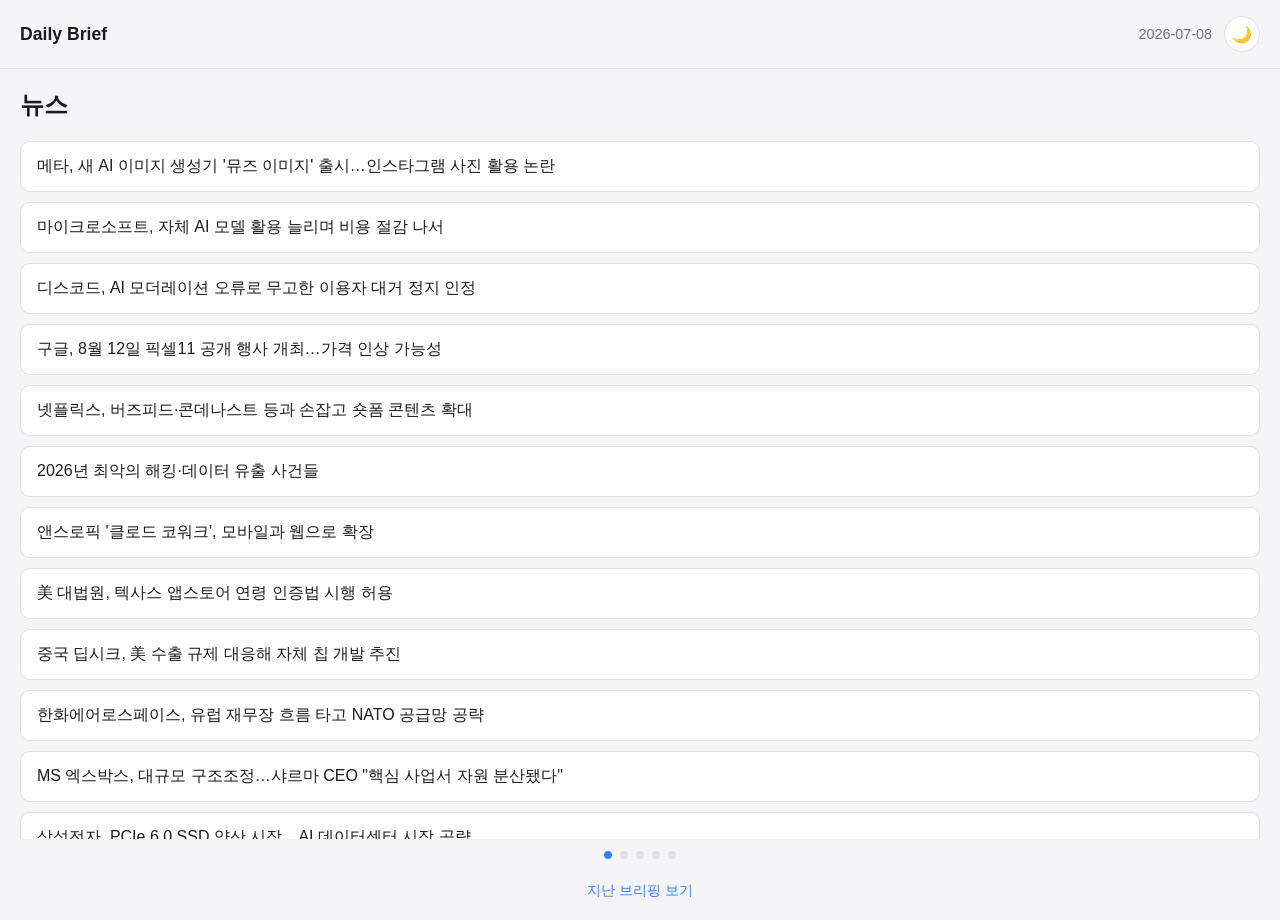
<file: docs/index.html>
<!DOCTYPE html>
<html lang="ko">
<head>
<meta charset="UTF-8">
<meta name="viewport" content="width=device-width, initial-scale=1">
<title>Daily Brief - 2026-07-08</title>
<link rel="stylesheet" href="assets/style.css">
</head>
<body>
<header class="topbar">
  <h1>Daily Brief</h1>
  <div class="topbar-right">
    <span class="date">2026-07-08</span>
    <button id="theme-toggle" aria-label="다크모드 전환">🌙</button>
  </div>
</header>

<main class="swipe-container" id="swipe-container">
<section class="panel" id="news">
  <h2>뉴스</h2>
  <div class="accordion">
<div class="accordion-item">
  <button class="accordion-header">메타, 새 AI 이미지 생성기 '뮤즈 이미지' 출시…인스타그램 사진 활용 논란</button>
  <div class="accordion-body"><img class="article-image" src="https://platform.theverge.com/wp-content/uploads/sites/2/2026/07/meta-muse-image-instagram-tag.png?quality=90&amp;#038;strip=all&amp;#038;crop=0,0,100,100" alt="" loading="lazy" onerror="this.remove()"><p>메타가 자사 슈퍼인텔리전스랩스가 만든 첫 이미지 생성 AI 모델 '뮤즈 이미지'를 공개했다.<br>이 모델은 메타 AI 앱, 인스타그램, 왓츠앱에 즉시 적용되며 페이스북과 메신저에도 곧 도입될 예정이다.<br>텍스트 프롬프트로 새로운 이미지를 만들거나 기존 이미지를 수정하는 기능을 제공한다.<br>광고주들도 조만간 이 모델을 활용해 마케팅 콘텐츠를 제작할 수 있게 된다.<br>특히 논란이 된 지점은 공개된 인스타그램 게시물을 기반으로 친구나 크리에이터가 등장하는 이미지를 생성할 수 있다는 점이다.<br>자신의 사진이 동의 없이 AI 생성 이미지에 활용될 수 있다는 우려에 이용자들의 반발이 확산되고 있다.<br>이는 메타가 약 1년 전 알렉산더 왕 최고AI책임자 체제로 조직을 재편하며 수십억 달러를 투입한 뒤 처음 내놓는 결과물이다.<br>뮤즈 이미지는 메타의 '뮤즈' AI 모델군의 일부로, 향후 다른 생성형 기능으로도 확장될 전망이다.<br>초상권과 개인정보 보호 문제는 생성형 AI 확산 과정에서 계속 뜨거운 쟁점이 될 것으로 보인다.</p><p class="trivia">💡 슈퍼인텔리전스랩스는 메타가 2025년 알렉산더 왕을 최고AI책임자로 영입하며 신설한 조직으로, 차세대 AI 모델 개발을 전담한다.</p><p class="source-link"><a href="https://www.theverge.com/tech/962485/meta-muse-image-ai-model-instagram" target="_blank" rel="noopener">원문 보기 · theverge.com ↗</a></p></div>
</div>
<div class="accordion-item">
  <button class="accordion-header">마이크로소프트, 자체 AI 모델 활용 늘리며 비용 절감 나서</button>
  <div class="accordion-body"><p>마이크로소프트가 실리콘밸리 빅테크들의 AI 비용 절감 흐름에 동참하고 나섰다.<br>그동안 오픈AI 모델에 크게 의존해왔던 마이크로소프트가 자체 개발한 AI 모델 활용 비중을 늘리는 방향으로 전략을 조정하고 있다.<br>이는 오픈AI에 지급해야 하는 막대한 API 사용료 부담을 줄이기 위한 조치로 풀이된다.<br>최근 여러 빅테크 기업들이 AI 인프라 투자 대비 수익성 문제를 지적받으면서 비용 구조 재점검에 나서는 추세다.<br>마이크로소프트는 자체 파운데이션 모델을 통해 코파일럿 등 주요 제품의 AI 기능을 내재화하려는 움직임을 보이고 있다.<br>이러한 전환은 오픈AI와의 파트너십 관계에도 미묘한 변화를 가져올 수 있다는 관측이 나온다.<br>동시에 마이크로소프트는 최근 엑스박스 부문 등에서 대규모 구조조정을 단행하며 전반적인 비용 효율화에 힘쓰고 있다.<br>업계에서는 AI 모델 자체 개발 역량이 빅테크의 장기 경쟁력을 좌우할 핵심 요소로 부상하고 있다고 평가한다.</p><p class="trivia">💡 마이크로소프트는 오픈AI에 100억달러 이상을 투자한 최대 파트너이자 주요 클라우드 인프라 제공자이지만, 최근 자체 AI 모델 개발에도 속도를 내고 있다.</p><p class="source-link"><a href="https://techcrunch.com/2026/07/07/microsoft-joins-ai-cost-cutting-trend-by-relying-more-on-its-own-models/" target="_blank" rel="noopener">원문 보기 · techcrunch.com ↗</a></p></div>
</div>
<div class="accordion-item">
  <button class="accordion-header">디스코드, AI 모더레이션 오류로 무고한 이용자 대거 정지 인정</button>
  <div class="accordion-body"><p>디스코드가 AI 기반 콘텐츠 모더레이션 시스템의 오류로 무해한 이미지를 올린 이용자들의 계정을 잘못 정지시킨 사실을 인정했다.<br>회사 측에 따르면 이 문제는 지난 5월부터 발생해왔으며 최근 주말에만 추가로 200명이 부당하게 계정 정지를 당했다.<br>디스코드 팀이 문제를 인지하고 수정하기까지 상당한 시간이 걸린 것으로 나타났다.<br>AI 자동화 모더레이션 시스템이 확산되면서 오탐으로 인한 이용자 피해 사례가 잇따라 도마에 오르고 있다.<br>정지된 이용자들은 소셜미디어를 통해 억울함을 호소하며 집단 반발을 이어갔다.<br>디스코드는 향후 정지 조치 이전에 검토 절차를 강화하겠다고 밝혔지만 구체적인 재발 방지 대책은 아직 명확하지 않다.<br>이번 사건은 플랫폼들이 인력 대신 AI에 콘텐츠 심사를 맡기면서 발생하는 신뢰성 문제를 다시 부각시켰다.<br>이용자들은 AI 오판에 대한 이의제기 절차가 지나치게 불투명하다고 지적하고 있다.</p><p class="trivia">💡 false positive(오탐)는 실제로는 문제가 없는데 시스템이 문제가 있다고 잘못 판단하는 경우를 뜻하며, AI 자동화 시스템에서 흔히 발생하는 오류 유형이다.</p><p class="source-link"><a href="https://techcrunch.com/2026/07/07/discord-admits-ai-moderation-bug-wrongfully-banned-users-over-harmless-images/" target="_blank" rel="noopener">원문 보기 · techcrunch.com ↗</a></p></div>
</div>
<div class="accordion-item">
  <button class="accordion-header">구글, 8월 12일 픽셀11 공개 행사 개최…가격 인상 가능성</button>
  <div class="accordion-body"><img class="article-image" src="https://platform.theverge.com/wp-content/uploads/sites/2/2026/07/Screenshot-2026-07-07-at-10.21.32-AM.png?quality=90&amp;#038;strip=all&amp;#038;crop=0,0,100,100" alt="" loading="lazy" onerror="this.remove()"><p>구글이 다음 픽셀 하드웨어 공개 행사를 8월 12일 뉴욕에서 개최한다고 발표했다.<br>초청장에 따르면 행사는 이례적으로 저녁 6시(현지시각)에 시작될 예정이다.<br>이번 행사에서는 신형 스마트폰인 픽셀11 시리즈가 공개될 것으로 예상된다.<br>초청장에는 짧은 티저 애니메이션이 포함돼 궁금증을 자아내고 있다.<br>외신은 신제품에 발광 LED 등 새로운 디자인 요소가 적용될 수 있다고 보도했다.<br>부품 가격 상승 여파로 이번 픽셀 신제품의 가격이 기존보다 인상될 가능성도 제기된다.<br>픽셀 시리즈는 구글이 자체 텐서 칩과 AI 기능을 앞세워 삼성, 애플과 경쟁하는 핵심 하드웨어 라인업이다.<br>이번 행사는 AI 기능이 대거 탑재된 스마트폰 경쟁이 치열해지는 가운데 열려 업계의 관심이 집중되고 있다.</p><p class="trivia">💡 '메이드 바이 구글(Made by Google)'은 구글이 매년 픽셀 스마트폰과 관련 하드웨어를 공개하는 자체 행사 브랜드다.</p><p class="source-link"><a href="https://www.theverge.com/tech/962313/made-by-google-pixel-11-launch-event" target="_blank" rel="noopener">원문 보기 · theverge.com ↗</a></p></div>
</div>
<div class="accordion-item">
  <button class="accordion-header">넷플릭스, 버즈피드·콘데나스트 등과 손잡고 숏폼 콘텐츠 확대</button>
  <div class="accordion-body"><img class="article-image" src="https://platform.theverge.com/wp-content/uploads/sites/2/chorus/uploads/chorus_asset/file/23923974/acastro_STK072_04.jpg?quality=90&amp;#038;strip=all&amp;#038;crop=0,0,100,100" alt="" loading="lazy" onerror="this.remove()"><p>넷플릭스가 8월 3일부터 버즈피드, 콘데나스트, 허스트 매거진, 피플Inc, 테이스트메이드 등 수십 개 디지털 미디어 브랜드의 영상 콘텐츠를 서비스에 포함시킨다.<br>이는 롤링스톤, 버라이어티 등 퍼블리셔들과 맺은 새로운 파트너십의 일환이다.<br>계약에는 과거 영상의 라이선스 제공과 함께 새로 제작되는 연재 콘텐츠도 포함된다.<br>이런 영상들은 원래 유튜브 등 다른 플랫폼에 게시됐을 법한 2~20분 분량의 짧은 콘텐츠다.<br>넷플릭스가 숏폼 콘텐츠 시장에 본격 진출하는 신호로 해석된다.<br>이는 유튜브, 틱톡 등이 장악한 짧은 영상 소비 트렌드에 대응하려는 전략으로 풀이된다.<br>동시에 넷플릭스는 기존 오리지널 시리즈들의 시즌2 시청자 이탈 문제로 고심하고 있는 것으로 알려졌다.<br>콘텐츠 다각화를 통해 이용자 체류 시간을 늘리려는 넷플릭스의 행보가 계속될 전망이다.</p><p class="trivia">💡 숏폼 콘텐츠는 통상 1분 내외에서 최대 20분 정도의 짧은 영상 형식을 뜻하며, 최근 몇 년간 틱톡과 유튜브 쇼츠의 성장으로 주목받았다.</p><p class="source-link"><a href="https://www.theverge.com/streaming/962528/netflix-digital-media-brands-streaming" target="_blank" rel="noopener">원문 보기 · theverge.com ↗</a></p></div>
</div>
<div class="accordion-item">
  <button class="accordion-header">2026년 최악의 해킹·데이터 유출 사건들</button>
  <div class="accordion-body"><p>테크크런치가 2026년 상반기 발생한 최악의 해킹 및 데이터 유출 사건들을 정리했다.<br>대표적으로 정부효율부(DOGE) 관련 대규모 데이터 유출 사건이 꼽혔다.<br>에너지·수도 등 핵심 인프라 시스템에 대한 해킹 사례도 다수 포함됐다.<br>FBI 감시 시스템이 해킹당한 사건 역시 심각한 보안 사고로 언급됐다.<br>이런 사건들은 국가 기반 시설과 정부 기관조차 사이버 공격에서 자유롭지 않다는 점을 보여준다.<br>랜섬웨어를 이용한 금전 갈취 사례도 여전히 빈번하게 발생하고 있다.<br>공격 대상이 민간 기업을 넘어 공공 인프라로 확대되고 있다는 점이 우려를 낳고 있다.<br>보안 전문가들은 AI를 활용한 공격 기법의 고도화가 피해 규모를 키우는 요인이라고 분석한다.</p><p class="trivia">💡 랜섬웨어는 시스템이나 데이터를 암호화해 접근을 막은 뒤 금전을 요구하는 악성 소프트웨어로, 최근 공공기관을 겨냥한 공격이 늘고 있다.</p><p class="source-link"><a href="https://techcrunch.com/2026/07/07/the-worst-hacks-and-breaches-of-2026-so-far/" target="_blank" rel="noopener">원문 보기 · techcrunch.com ↗</a></p></div>
</div>
<div class="accordion-item">
  <button class="accordion-header">앤스로픽 '클로드 코워크', 모바일과 웹으로 확장</button>
  <div class="accordion-body"><img class="article-image" src="https://platform.theverge.com/wp-content/uploads/sites/2/2026/07/Cowork-Web-Mobile-Press-No-Logo-1920x1080-1.png?quality=90&amp;#038;strip=all&amp;#038;crop=0,0,100,100" alt="" loading="lazy" onerror="this.remove()"><p>앤스로픽의 AI 협업 플랫폼 '클로드 코워크'가 처음으로 모바일과 웹에서도 이용 가능해졌다.<br>그동안은 맥OS와 윈도용 클로드 데스크톱 앱을 통해서만 접근할 수 있었다.<br>이번 확장은 우선 맥스(Max) 구독자에게 먼저 제공되며, 다른 요금제 이용자에게는 향후 몇 주 내 순차 적용될 예정이다.<br>새 업데이트로 이용자는 책상에서 작업을 시작한 뒤 휴대폰으로 진행 상황을 확인하고, 노트북이 닫혀 있어도 완료된 결과물을 나중에 받아볼 수 있게 됐다.<br>클로드 코워크는 코딩 지식이 없는 일반 이용자도 파일 내에서 AI 에이전트를 활용할 수 있도록 설계된 서비스다.<br>이 기능은 지난 1월 처음 출시됐으며 클로드 코드의 영향력을 비기술 사용자층까지 넓히려는 시도다.<br>업계에서는 코딩 에이전트 경쟁이 이제 사무 전반의 업무 자동화 경쟁으로 확산되고 있다고 평가한다.<br>마이크로소프트, 구글 등 경쟁사들도 유사한 업무용 AI 에이전트를 잇달아 선보이며 시장 경쟁이 치열해지고 있다.</p><p class="trivia">💡 클로드 코워크는 앤스로픽 팀이 약 열흘 만에 클로드 코드 자체를 활용해 개발했다고 알려진 업무 자동화 AI 에이전트다.</p><p class="source-link"><a href="https://www.theverge.com/ai-artificial-intelligence/961978/anthropic-claude-cowork-mobile-web" target="_blank" rel="noopener">원문 보기 · theverge.com ↗</a></p></div>
</div>
<div class="accordion-item">
  <button class="accordion-header">美 대법원, 텍사스 앱스토어 연령 인증법 시행 허용</button>
  <div class="accordion-body"><img class="article-image" src="https://cdn.arstechnica.net/wp-content/uploads/2026/07/texas-flag-500x500.jpg" alt="" loading="lazy" onerror="this.remove()"><p>미국 연방대법원이 앱스토어에 연령 인증을 의무화하는 텍사스 주법의 시행을 허용했다.<br>이는 앞서 제5순회항소법원이 텍사스 손을 들어준 판결을 그대로 유지한 결정이다.<br>빅테크 기업들은 이 법이 사실상 '검열 체제'라며 강하게 반발하고 있다.<br>애플과 구글 등 앱스토어 운영사들은 연령 인증 절차 도입에 따른 개인정보 수집 문제와 운영 부담을 우려하고 있다.<br>법을 무효화하려는 소송은 계속 진행 중이지만 일단 텍사스는 법을 계속 집행할 수 있게 됐다.<br>미성년자 온라인 보호를 명분으로 한 유사 법안이 다른 주에서도 잇따라 추진되고 있다.<br>빅테크와 주 정부 간 온라인 연령 인증을 둘러싼 법적 공방은 당분간 계속될 전망이다.<br>이번 판결은 향후 다른 주의 유사 입법과 소송에도 영향을 미칠 것으로 보인다.</p><p class="trivia">💡 제5순회항소법원은 텍사스, 루이지애나, 미시시피 등을 관할하는 연방항소법원으로, 최근 여러 보수 성향 판결로 주목받고 있다.</p><p class="source-link"><a href="https://arstechnica.com/tech-policy/2026/07/supreme-court-lets-texas-enforce-age-verification-law-on-app-stores/" target="_blank" rel="noopener">원문 보기 · arstechnica.com ↗</a></p></div>
</div>
<div class="accordion-item">
  <button class="accordion-header">중국 딥시크, 美 수출 규제 대응해 자체 칩 개발 추진</button>
  <div class="accordion-body"><img class="article-image" src="https://cdn.arstechnica.net/wp-content/uploads/2025/01/GettyImages-2195894561-500x500.jpg" alt="" loading="lazy" onerror="this.remove()"><p>중국 AI 기업 딥시크가 미국의 반도체 수출 통제에 대응해 자체 AI 칩 개발을 계획하고 있는 것으로 알려졌다.<br>이는 엔비디아와 화웨이 칩에 대한 의존도를 낮추려는 목적으로 풀이된다.<br>아직 계획 초기 단계이지만, 딥시크가 하드웨어 자립까지 시도한다는 점에서 업계의 관심을 모으고 있다.<br>미국은 첨단 AI 반도체의 중국 수출을 지속적으로 제한해왔고, 이는 중국 AI 기업들의 컴퓨팅 자원 확보에 큰 제약이 되어왔다.<br>딥시크는 지난해 저비용 고성능 모델로 전 세계 AI 업계에 충격을 준 바 있다.<br>자체 칩 개발이 성공한다면 중국 AI 산업 전반의 대미 의존도를 낮추는 상징적 사건이 될 수 있다.<br>다만 첨단 반도체 설계와 제조에는 막대한 기술력과 시간이 필요해 단기간 내 성과를 내기는 어려울 것이라는 전망도 있다.<br>미중 AI 기술 패권 경쟁이 하드웨어 영역으로까지 확전되는 모습이다.</p><p class="trivia">💡 딥시크는 2025년 초 저비용으로 개발한 고성능 AI 모델을 공개해 미국 AI 업계에 충격을 준 중국의 AI 스타트업이다.</p><p class="source-link"><a href="https://arstechnica.com/ai/2026/07/facing-us-export-controls-chinas-deepseek-plans-to-make-its-own-chips/" target="_blank" rel="noopener">원문 보기 · arstechnica.com ↗</a></p></div>
</div>
<div class="accordion-item">
  <button class="accordion-header">한화에어로스페이스, 유럽 재무장 흐름 타고 NATO 공급망 공략</button>
  <div class="accordion-body"><img class="article-image" src="https://image.zdnet.co.kr/2026/07/08/7a385aab114be5ee79b2786aa5891621.jpg" alt="" loading="lazy" onerror="this.remove()"><p>한화에어로스페이스가 NATO 정상회의를 계기로 유럽 방산협력 확대에 본격 나섰다.<br>유럽 각국의 재무장 움직임이 빨라지는 가운데 현지 생산과 공동개발, 공급망 강화 전략을 앞세우고 있다.<br>대표단은 튀르키예 앙카라에서 열린 NATO 방위산업포럼에 참석해 회원국, 글로벌 방산기업, 안보 싱크탱크 관계자들과 논의를 진행했다.<br>유럽법인장은 유럽 방위력 강화를 위해서는 장비 확보를 넘어 안정적 공급망과 현지 생산 역량이 중요하다고 강조했다.<br>이는 한화에어로스페이스가 K-방산의 유럽 시장 진출을 가속화하려는 전략의 일환으로 풀이된다.<br>최근 우크라이나 전쟁 이후 유럽 각국의 국방비 증액 추세가 이어지며 방산 수요가 크게 늘고 있다.<br>한화는 폴란드 등지에서의 성공 사례를 바탕으로 NATO 공급망 내 입지를 넓히겠다는 구상이다.<br>유럽 현지화 전략이 향후 추가 수주로 이어질지 주목된다.</p><p class="trivia">💡 NATO 방위산업포럼은 북대서양조약기구 회원국과 글로벌 방산기업들이 공급망, 공동개발 등을 논의하는 협력 채널이다.</p><p class="source-link"><a href="https://zdnet.co.kr/view/?no=20260708092148" target="_blank" rel="noopener">원문 보기 · zdnet.co.kr ↗</a></p></div>
</div>
<div class="accordion-item">
  <button class="accordion-header">MS 엑스박스, 대규모 구조조정…샤르마 CEO "핵심 사업서 자원 분산됐다"</button>
  <div class="accordion-body"><img class="article-image" src="https://image.zdnet.co.kr/2026/06/11/8b4e4c4548a00b0a06406e4556ffa4bb.png" alt="" loading="lazy" onerror="this.remove()"><p>아샤 샤르마 엑스박스 CEO가 대규모 구조조정의 배경으로 과거 무리한 사업 확장 투자의 실패를 인정했다.<br>그는 게임패스, 멀티플랫폼 진출, 스튜디오 기반 강화 등 성장을 위한 투자가 성과를 내지 못했다고 진단했다.<br>이 과정에서 본질적으로 핵심 사업에 집중하지 못하고 자원이 지나치게 분산됐다고 분석했다.<br>직원들에게 보낸 메모를 통해 엑스박스 사업이 현재 건강한 상태가 아니라고 고백하기도 했다.<br>최근 AI 열풍으로 인한 부품 및 메모리 가격 상승 등 하드웨어 위기도 겹친 상황이다.<br>이번 구조조정으로 둠 개발사 id 소프트웨어 등 산하 스튜디오 인력의 절반 가까이가 감축된 것으로 알려졌다.<br>게임업계 전반의 구조조정 한파가 마이크로소프트에도 본격적으로 미치는 모습이다.<br>향후 엑스박스의 사업 재편 방향과 콘솔 전략 변화가 주목된다.</p><p class="trivia">💡 게임패스는 마이크로소프트가 운영하는 구독형 게임 서비스로, 월 구독료로 다양한 게임을 이용할 수 있는 넷플릭스식 모델이다.</p><p class="source-link"><a href="https://zdnet.co.kr/view/?no=20260708092035" target="_blank" rel="noopener">원문 보기 · zdnet.co.kr ↗</a></p></div>
</div>
<div class="accordion-item">
  <button class="accordion-header">삼성전자, PCIe 6.0 SSD 양산 시작…AI 데이터센터 시장 공략</button>
  <div class="accordion-body"><img class="article-image" src="https://image.zdnet.co.kr/2026/07/08/f8883a61d3ba7600e0621b7d1b6f1ddf.jpg" alt="" loading="lazy" onerror="this.remove()"><p>삼성전자가 최첨단 낸드 기반 기업용 SSD 'PM1763' 양산을 시작하며 AI 데이터센터 시장 공략에 나섰다.<br>PCIe 6.0 규격을 지원해 기존 5.0 대비 2배 향상된 데이터 전송 대역폭을 제공한다.<br>9세대 V낸드와 4나노 기반 신규 컨트롤러를 탑재해 성능과 전력 효율을 크게 개선했다.<br>16TB 제품은 업계 최고 성능을 구현해 AI 작업 처리 효율을 크게 높일 수 있다는 설명이다.<br>제품은 4TB부터 다양한 용량으로 출시돼 데이터센터 고객사의 요구에 대응할 예정이다.<br>AI 서버 시장이 급성장하면서 고성능 스토리지 수요도 함께 늘어나는 추세다.<br>삼성전자는 이번 신제품을 통해 AI 인프라향 메모리·스토리지 시장에서 경쟁력을 강화하려는 전략이다.<br>글로벌 빅테크들의 AI 데이터센터 투자 확대가 국내 반도체 기업들에도 새로운 기회로 작용하고 있다.</p><p class="trivia">💡 PCIe(PCI Express)는 컴퓨터의 CPU와 GPU, 저장장치 등을 연결하는 표준 인터페이스로, 버전이 올라갈수록 데이터 전송 속도가 크게 향상된다.</p><p class="source-link"><a href="https://zdnet.co.kr/view/?no=20260708085013" target="_blank" rel="noopener">원문 보기 · zdnet.co.kr ↗</a></p></div>
</div>
<div class="accordion-item">
  <button class="accordion-header">포르쉐 911 겨눈 중국 전기 슈퍼카…BYD 덴자Z, 유럽 출격</button>
  <div class="accordion-body"><img class="article-image" src="https://image.zdnet.co.kr/2026/07/08/bc13028024c3d67bfa13c153b0cc2abf.jpg" alt="" loading="lazy" onerror="this.remove()"><p>BYD의 프리미엄 브랜드 덴자가 고성능 전기 스포츠카 '덴자Z'를 영국 굿우드 페스티벌 오브 스피드에서 글로벌 출시한다.<br>덴자는 이 차량을 '중국 최초의 지능형 전기 슈퍼카'라고 소개하고 있다.<br>덴자Z는 지난해 4월 상하이오토쇼에서 콘셉트카로 처음 공개된 뒤, 올해 4월 베이징오토쇼에서 양산형 모델이 공개됐다.<br>유럽 시장에 먼저 출시하고, 중국 내 출시 일정은 이후 확정할 예정이다.<br>중국 내에서는 이미 공업정보화부 신고 절차를 진행하며 판매 준비에 들어간 상태다.<br>차량은 하드톱, 소프트톱 컨버터블, 퍼포먼스 등 세 가지 버전으로 운영될 예정이다.<br>이는 포르쉐 911 등 전통적 내연기관 스포츠카 시장을 정조준한 행보로 해석된다.<br>중국 전기차 업체들이 프리미엄·고성능 시장까지 영역을 넓히고 있음을 보여주는 사례다.</p><p class="trivia">💡 굿우드 페스티벌 오브 스피드는 매년 영국에서 열리는 세계적인 자동차 축제로, 신차 공개와 힐클라임 레이스 등이 열린다.</p><p class="source-link"><a href="https://zdnet.co.kr/view/?no=20260708085652" target="_blank" rel="noopener">원문 보기 · zdnet.co.kr ↗</a></p></div>
</div>
<div class="accordion-item">
  <button class="accordion-header">카카오, 카드영수증 이용하면 최대 1만 쇼핑포인트 지급</button>
  <div class="accordion-body"><img class="article-image" src="https://image.zdnet.co.kr/2026/07/08/217af76cd026a78a40cb7a84973b857d.png" alt="" loading="lazy" onerror="this.remove()"><p>카카오가 카카오톡 기반 카드 관리 서비스 '카드영수증' 이용 혜택 확대에 나선다.<br>별도 앱 설치 없이 카드 승인 내역과 영수증을 확인할 수 있는 서비스로, 이용자에게 쇼핑포인트 프로모션을 제공한다.<br>여러 카드사의 이용 내역을 한곳에서 관리할 수 있고, 카드영수증 채널 알림톡으로 승인 내역과 영수증을 받아볼 수 있다.<br>친구와 영수증을 공유하거나 함께 정산하는 기능도 제공한다.<br>해당 서비스는 카카오톡 더보기 탭과 카카오 지갑, 카드영수증 채널에서 이용 가능하다.<br>카카오는 이번 프로모션을 통해 서비스 이용자 확대와 활성화를 노리고 있다.<br>카카오톡 기반 생활 금융 서비스가 점차 확장되며 이용자 편의성이 높아지는 추세다.<br>간편결제·핀테크 서비스 경쟁이 치열해지는 가운데 카카오의 락인 전략으로도 풀이된다.</p><p class="trivia">💡 카카오톡 지갑은 신분증, 카드, 각종 증명서 등을 디지털로 보관하고 활용할 수 있는 카카오의 통합 디지털 지갑 서비스다.</p><p class="source-link"><a href="https://zdnet.co.kr/view/?no=20260708092245" target="_blank" rel="noopener">원문 보기 · zdnet.co.kr ↗</a></p></div>
</div>
<div class="accordion-item">
  <button class="accordion-header">HR플랫폼 플렉스, '알잘딱깔센' AI 비서로 재탄생</button>
  <div class="accordion-body"><img class="article-image" src="https://image.zdnet.co.kr/2026/07/07/96193e51171cd81b05fb64b99ab52854.jpg" alt="" loading="lazy" onerror="this.remove()"><p>HR 플랫폼 플렉스가 기업의 AI 전환을 지원하는 'HR 데이터 기반 AI 플랫폼'으로 재탄생했다.<br>조직과 구성원의 문제를 함께 풀어가는 '동료 같은 AI' 기술을 표방하며 서비스를 고도화했다.<br>서비스 고도화를 이끌던 김태은 최고제품책임자(CPO)는 최고AI책임자(CAIO)라는 새 직책을 맡게 됐다.<br>김 CAIO는 이번 변화가 단순한 직책 변경이 아닌 플렉스의 정체성이 AI 플랫폼으로 도약했다는 증명이라고 설명했다.<br>과거에는 올인원 HR 플랫폼으로서 제품 고도화에 주력했다면, 지금은 AI 엔지니어링과 자연어 대화 기능까지 아우른다는 설명이다.<br>이는 국내 HR 소프트웨어 시장에서도 AI 전환 경쟁이 본격화되고 있음을 보여주는 사례다.<br>기업들이 단순 인사 관리 도구를 넘어 AI 기반 의사결정 지원 도구를 요구하는 추세가 반영된 것으로 풀이된다.<br>플렉스는 향후 AI 에이전트 기능을 지속적으로 확장할 계획이다.</p><p class="trivia">💡 '알잘딱깔센'은 '알아서, 잘, 딱, 깔끔하고, 센스있게'의 줄임말로, 눈치 있게 일을 처리하는 태도를 가리키는 신조어다.</p><p class="source-link"><a href="https://zdnet.co.kr/view/?no=20260707153753" target="_blank" rel="noopener">원문 보기 · zdnet.co.kr ↗</a></p></div>
</div>
<div class="accordion-item">
  <button class="accordion-header">"IT로 만든 부강한 나라, 이제 AI로 '행복한 나라' 만들 때"</button>
  <div class="accordion-body"><img class="article-image" src="https://image.zdnet.co.kr/2026/07/08/3eb3b1a3a9929a4210b97d232bca5e36.jpg" alt="" loading="lazy" onerror="this.remove()"><p>오명 국가원로회의 상임의장이 한국IT전문가협회 조찬세미나에서 AI 시대 국가 발전 방향을 제언했다.<br>그는 과거 IT 혁명이 대한민국을 부강하게 만들었다면, AI 혁명의 종착지는 국민 행복이 돼야 한다고 강조했다.<br>1980년대 전전자교환기(TDX) 국산화와 KT 설립을 진두지휘했던 그의 이력이 발언에 무게를 더한다.<br>그는 AI를 두려운 존재가 아닌 IT 진화의 연장선으로 봐야 한다고 말했다.<br>기술을 통해 소외 없는 '정보 복지'와 '행복한 국가'를 완성해야 할 때라고 밝혔다.<br>최근 사회 전반에 AI에 대한 막연한 불안감이 확산되는 상황에서 나온 발언이라는 점에서 주목된다.<br>그는 중요한 것은 기술 그 자체가 아니라 기술로 만드는 국민의 행복과 평등한 기회라고 강조했다.<br>국가 차원의 AI 정책 방향에 대한 원로 세대의 제언으로 관심을 모았다.</p><p class="trivia">💡 전전자교환기(TDX)는 1980년대 한국이 독자 개발에 성공한 전화 교환 시스템으로, 한국 통신 산업 발전의 토대가 됐다.</p><p class="source-link"><a href="https://zdnet.co.kr/view/?no=20260708085634" target="_blank" rel="noopener">원문 보기 · zdnet.co.kr ↗</a></p></div>
</div>
  </div>
</section>
<section class="panel" id="korea">
  <h2>한국뉴스</h2>
  <div class="accordion">
<div class="accordion-item">
  <button class="accordion-header">국내 100대 기업 경제기여액 1731조원…삼성전자 부동의 1위</button>
  <div class="accordion-body"><p>국내 100대 기업의 지난해 경제기여액이 전년보다 7.4% 증가한 1731조1599억원으로 집계됐다.
100대 기업의 매출액도 전년 대비 8.3% 늘어난 2290조8472억원을 기록했다.
다만 매출액 대비 경제기여액 비중은 다소 낮아진 것으로 나타났다.
삼성전자는 100대 기업 경제기여액의 약 10%에 해당하는 177조원을 담당하며 부동의 1위 자리를 지켰다.
2위는 현대차가 차지하며 대기업들의 경제적 영향력이 상위 기업에 집중돼 있음을 보여줬다.</p><p class="source-link"><a href="https://news.tvchosun.com/site/data/html_dir/2026/07/08/2026070890061.html" target="_blank" rel="noopener">원문 보기 · news.tvchosun.com ↗</a></p></div>
</div>
<div class="accordion-item">
  <button class="accordion-header">국민 10명 중 7명 "한일 경제공동체 필요"…일본도 60% 찬성</button>
  <div class="accordion-body"><p>한국 국민의 69.8%가 한일 경제공동체 구성에 찬성하는 것으로 나타났다.
일본에서도 국민 10명 중 6명이 긍정적인 입장을 보였다.
이는 한일 양국 국민 사이에서 경제협력 확대에 대한 공감대가 커지고 있음을 보여준다.
최근 한일 관계 개선 움직임과 맞물려 경제공동체 추진 논의가 힘을 받을 것으로 예상된다.
다만 구체적인 실현 방안과 정치적 이해관계 조율은 과제로 남아 있다.</p><p class="source-link"><a href="https://www.yna.co.kr/view/AKR20260707027400003?input=1195m" target="_blank" rel="noopener">원문 보기 · yna.co.kr ↗</a></p></div>
</div>
<div class="accordion-item">
  <button class="accordion-header">호르무즈 선박 피격에 美 이란 공습…국제유가 급등</button>
  <div class="accordion-body"><p>호르무즈 해협에서 상선이 잇따라 피격되자 미국이 이란에 대한 강력한 공습을 재개했다.
미 중부사령부는 민간인이 승선한 상선을 표적으로 삼은 공격에 막대한 대가를 치르게 하겠다고 밝혔다.
미 재무부도 이란산 원유에 대한 제재 면제를 중단하는 등 경제 제재를 강화하고 나섰다.
군사·경제 양면의 고강도 압박으로 중동 정세가 다시 격화되는 모습이다.
이번 사태 여파로 브렌트유 가격이 3% 넘게 급등하는 등 국제유가가 요동치고 있다.</p><p class="source-link"><a href="https://www.pressian.com/pages/articles/2026070807022544824?utm_source=naver&amp;utm_medium=search" target="_blank" rel="noopener">원문 보기 · pressian.com ↗</a></p></div>
</div>
<div class="accordion-item">
  <button class="accordion-header">구윤철 "3대 메가프로젝트 총력 추진…7월 원화 국제화 로드맵 발표"</button>
  <div class="accordion-body"><p>구윤철 경제부총리가 비상경제본부 회의를 겸한 경제·산업경쟁력강화 관계장관회의를 주재했다.
5월 경상수지가 386억1000만달러 흑자를 기록하며 누적 흑자가 역대 최대치를 갈아치웠다고 밝혔다.
중소기업 AI 조기경보 체계 구축과 철강산업 5000억원 투자 등 산업 경쟁력 강화 방안도 논의됐다.
정부는 원화의 태환성과 활용도를 높이기 위한 '원화 국제화 로드맵'을 이달 중 확정해 발표할 계획이다.
중동 정세 불안 속에 외환시장 24시간 모니터링 체계도 대폭 강화하기로 했다.</p><p class="source-link"><a href="https://www.nocutnews.co.kr/news/6544730?utm_source=naver&amp;utm_medium=article&amp;utm_campaign=20260708095408" target="_blank" rel="noopener">원문 보기 · nocutnews.co.kr ↗</a></p></div>
</div>
<div class="accordion-item">
  <button class="accordion-header">인천국제공항 개항 25년만에 누적 이용객 10억명 달성</button>
  <div class="accordion-body"><p>인천국제공항이 2001년 개항 이후 25년 만에 누적 이용객 10억명을 달성했다.
이는 동북아시아 허브 공항으로서의 위상을 다시 한번 입증한 기록으로 평가된다.
김범호 인천국제공항공사 사장직무대행은 전 세계 10억명이 이용한 공항으로 성장했다고 의미를 부여했다.
인천공항은 그동안 여러 국제 공항 평가에서 세계 최고 수준의 서비스로 인정받아왔다.
항공 수요 회복과 함께 인천공항의 이용객 증가세는 앞으로도 이어질 것으로 전망된다.</p><p class="source-link"><a href="https://www.yna.co.kr/view/AKR20260707066200065?input=1195m" target="_blank" rel="noopener">원문 보기 · yna.co.kr ↗</a></p></div>
</div>
<div class="accordion-item">
  <button class="accordion-header">진보층 늘고 보수층 줄었다…한국 사회 최대 갈등은 '이념'</button>
  <div class="accordion-body"><p>한국행정연구원이 지난해 8~9월 전국 19세 이상 8305명을 대상으로 실시한 사회통합 실태조사 결과를 발표했다.
조사 결과 진보층이 늘고 보수층은 줄어드는 이념 성향 변화가 나타났다.
우리 사회의 가장 큰 갈등 요인으로는 '이념'이 꼽혔다.
대기업에 대한 신뢰도는 소폭 상승한 것으로 조사됐다.
정보 획득 경로로 '생성형 AI'가 처음 조사 항목에 등장해 눈길을 끌었다.</p><p class="source-link"><a href="https://www.yna.co.kr/view/AKR20260706127000530?input=1195m" target="_blank" rel="noopener">원문 보기 · yna.co.kr ↗</a></p></div>
</div>
  </div>
</section>
<section class="panel" id="common-sense">
  <h2>상식</h2>
  <div class="accordion">
<div class="accordion-item">
  <button class="accordion-header">[역사/국제정치] NATO(북대서양조약기구)</button>
  <div class="accordion-body"><p>NATO는 1949년 미국과 서유럽 국가들이 소련에 대응하기 위해 결성한 군사동맹이다. 최근 유럽 각국의 재무장 흐름 속에서 방산 협력과 공급망 강화를 논의하는 핵심 채널 역할을 하고 있다.</p></div>
</div>
<div class="accordion-item">
  <button class="accordion-header">[지리/경제] 호르무즈 해협</button>
  <div class="accordion-body"><p>호르무즈 해협은 페르시아만과 오만해를 잇는 좁은 해협으로, 전 세계 원유 해상 물동량의 상당 부분이 이곳을 통과한다. 이 때문에 해당 지역의 군사적 긴장은 곧바로 국제유가 급등으로 이어지는 경우가 많다.</p></div>
</div>
<div class="accordion-item">
  <button class="accordion-header">[과학/IT] PCIe 인터페이스</button>
  <div class="accordion-body"><p>PCIe(PCI Express)는 컴퓨터 부품 간 데이터를 주고받는 표준 연결 규격이다. 버전이 올라갈수록 전송 대역폭이 대체로 두 배씩 늘어나며, 최신 6.0 규격은 AI 서버용 고성능 스토리지에 활용되고 있다.</p></div>
</div>
<div class="accordion-item">
  <button class="accordion-header">[경제] 경상수지 흑자</button>
  <div class="accordion-body"><p>경상수지는 상품과 서비스 수출입, 소득 등을 종합한 한 나라의 대외 거래 성적표다. 흑자가 누적되면 외환보유고 확충과 통화 가치 안정에 긍정적으로 작용한다.</p></div>
</div>
<div class="accordion-item">
  <button class="accordion-header">[문화] 굿우드 페스티벌 오브 스피드</button>
  <div class="accordion-body"><p>매년 영국에서 열리는 굿우드 페스티벌 오브 스피드는 세계 유수 자동차 브랜드들이 신차를 공개하는 자동차 축제로, 힐클라임 레이스 등 다양한 이벤트가 함께 열린다.</p></div>
</div>
<div class="accordion-item">
  <button class="accordion-header">[과학/건강] 알파-갈 증후군</button>
  <div class="accordion-body"><p>알파-갈 증후군은 특정 진드기에 물린 뒤 붉은 육류에 포함된 당분자(알파-갈)에 알레르기 반응을 일으키는 질환이다. 최근 연구에서 예상보다 훨씬 많은 사람이 이 알레르기의 표지자를 지닌 것으로 나타났다.</p></div>
</div>
<div class="accordion-item">
  <button class="accordion-header">[과학/건강] 크립토스포리디움 기생충</button>
  <div class="accordion-body"><p>크립토스포리디움은 오염된 물이나 음식을 통해 전파되는 설사 유발 기생충이다. 최근 미국 미시간주에서 700건 넘는 집단 감염 사례가 보고돼 당국이 감염원을 조사하고 있다.</p></div>
</div>
<div class="accordion-item">
  <button class="accordion-header">[경제/환경] 데이터센터 전력수요와 러스트벨트</button>
  <div class="accordion-body"><p>AI 데이터센터의 급증하는 전력 수요는 미국 러스트벨트 지역 제조업체들의 전기요금 부담을 키우고 있다. 이는 미국 제조업 부흥 정책에도 예상치 못한 변수로 작용하고 있다.</p></div>
</div>
<div class="accordion-item">
  <button class="accordion-header">[사회] 사회통합 실태조사</button>
  <div class="accordion-body"><p>한국행정연구원이 매년 실시하는 사회통합 실태조사는 국민의 신뢰도, 갈등 인식, 정보 습득 경로 등을 추적하는 대표적인 사회지표 조사로 정책 수립의 기초자료로 활용된다.</p></div>
</div>
<div class="accordion-item">
  <button class="accordion-header">[문화] 토론토국제영화제</button>
  <div class="accordion-body"><p>토론토국제영화제(TIFF)는 매년 9월 캐나다 토론토에서 열리는 세계적인 영화제로, 아카데미 시상식 전초전 성격의 갈라 상영으로도 유명하다.</p></div>
</div>
<div class="accordion-item">
  <button class="accordion-header">[경제] 원화 국제화</button>
  <div class="accordion-body"><p>원화 국제화는 원화의 해외 사용과 태환성을 높여 국제 거래에서 원화 활용도를 확대하려는 정책이다. 정부는 이를 위한 구체적인 로드맵을 조만간 발표할 예정이다.</p></div>
</div>
  </div>
</section>
<section class="panel" id="english">
  <h2>영어</h2>
  <div class="accordion">
<div class="accordion-item">
  <button class="accordion-header">wrongfully banned</button>
  <div class="accordion-body"><p>부당하게 정지(차단)되다</p><p class="example">Discord admits AI moderation bug wrongfully banned users over harmless images.</p></div>
</div>
<div class="accordion-item">
  <button class="accordion-header">tamper with</button>
  <div class="accordion-body"><p>~을 함부로 건드리다, 조작하다</p><p class="example">Meta's glasses will turn off the camera if you tamper with the privacy light.</p></div>
</div>
<div class="accordion-item">
  <button class="accordion-header">dabble in</button>
  <div class="accordion-body"><p>(가볍게) 손대다, 시험 삼아 해보다</p><p class="example">Netflix dabbles in shorter video content with its new set of publisher deals.</p></div>
</div>
<div class="accordion-item">
  <button class="accordion-header">spill into</button>
  <div class="accordion-body"><p>~로 번지다, 확산되다</p><p class="example">The coding agent wars are spilling into the rest of the office.</p></div>
</div>
<div class="accordion-item">
  <button class="accordion-header">cut back on</button>
  <div class="accordion-body"><p>~을 줄이다, 삭감하다</p><p class="example">Microsoft is the latest Silicon Valley giant to cut back on its AI spending.</p></div>
</div>
<div class="accordion-item">
  <button class="accordion-header">steal from</button>
  <div class="accordion-body"><p>~에서 훔치다, 도용하다</p><p class="example">Many videos from top accounts are simply stolen from other users.</p></div>
</div>
<div class="accordion-item">
  <button class="accordion-header">zag in a different direction</button>
  <div class="accordion-body"><p>(다수와 달리) 다른 방향으로 나아가다</p><p class="example">While the auto industry wrings its hands, Amble is zagging in a different direction.</p></div>
</div>
<div class="accordion-item">
  <button class="accordion-header">reduce dependency on</button>
  <div class="accordion-body"><p>~에 대한 의존도를 줄이다</p><p class="example">DeepSeek's plan is to reduce dependency on Nvidia and Huawei.</p></div>
</div>
<div class="accordion-item">
  <button class="accordion-header">오늘의 지문</button>
  <div class="accordion-body"><p>Discord has admitted that a bug in its AI-based content moderation system wrongfully banned users who posted harmless images. The company said the issue had been affecting accounts since May. An additional 200 users were banned over the weekend before Discord's team identified and fixed the problem. The incident highlights growing concerns about false positives in automated moderation systems. As platforms increasingly rely on AI instead of human reviewers, trust issues around wrongful bans are likely to persist.</p><p class="hint">디스코드가 AI 기반 콘텐츠 모더레이션 시스템의 버그로 무해한 이미지를 올린 이용자들이 부당하게 정지된 사실을 인정했다는 내용과, 이 문제가 5월부터 발생했으며 주말에도 200명이 추가로 정지됐다는 것, 그리고 AI 자동화 모더레이션에 대한 신뢰 문제가 계속될 것이라는 전망을 담고 있다.</p></div>
</div>
  </div>
</section>
<section class="panel" id="review">
  <h2>복습</h2>
  <div class="accordion">
<div class="accordion-item">
  <button class="accordion-header">2026-07-05 복습</button>
  <div class="accordion-body"><p>3일 전 배운 영어표현 compel(강제로 ~하게 하다) 기억나시나요? 오늘 텍사스 앱스토어 연령 인증법처럼, 법이 기업의 행동을 강제하는 상황에서 자주 쓰이는 표현입니다.</p></div>
</div>
<div class="accordion-item">
  <button class="accordion-header">2026-07-06 복습</button>
  <div class="accordion-body"><p>이틀 전 배운 hit a speed bump(난관에 부딪히다) 표현을 오늘 마이크로소프트의 AI 비용 절감 소식에도 비슷하게 적용해볼 수 있어요.</p></div>
</div>
<div class="accordion-item">
  <button class="accordion-header">2026-07-06 복습</button>
  <div class="accordion-body"><p>이틀 전 상식으로 다룬 환율 결정 원리 기억하시나요? 오늘 원화 국제화 로드맵 소식과 함께 다시 한번 떠올려볼 만합니다.</p></div>
</div>
  </div>
</section>
</main>

<div class="dots" id="dots"><span class="dot" data-index="0"></span>
<span class="dot" data-index="1"></span>
<span class="dot" data-index="2"></span>
<span class="dot" data-index="3"></span>
<span class="dot" data-index="4"></span></div>

<footer>
  <a href="archive.html">지난 브리핑 보기</a>
</footer>

<script src="assets/app.js"></script>
</body>
</html>
</file>
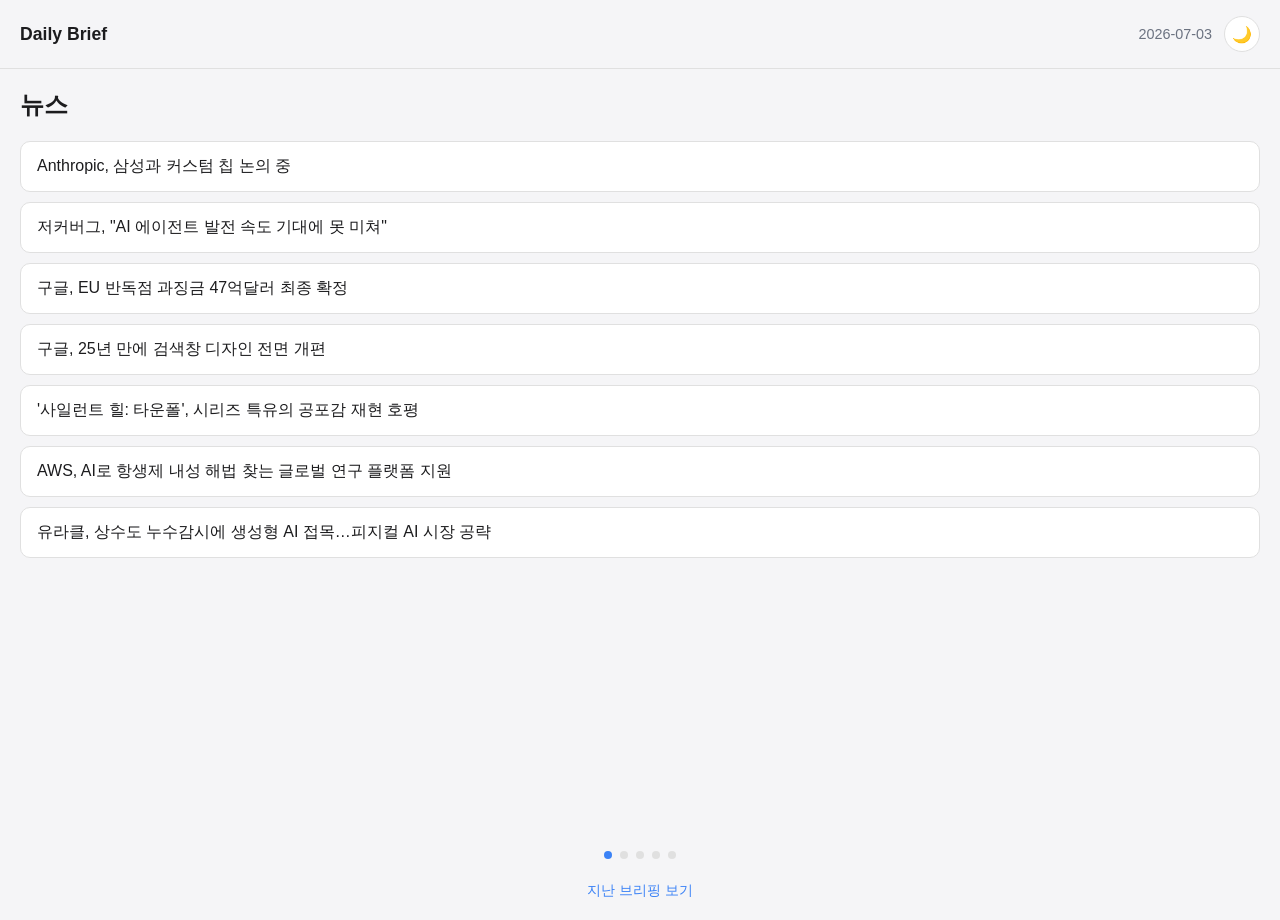
<file: docs/2026-07-03.html>
<!DOCTYPE html>
<html lang="ko">
<head>
<meta charset="UTF-8">
<meta name="viewport" content="width=device-width, initial-scale=1">
<title>Daily Brief - 2026-07-03</title>
<link rel="stylesheet" href="assets/style.css">
</head>
<body>
<header class="topbar">
  <h1>Daily Brief</h1>
  <div class="topbar-right">
    <span class="date">2026-07-03</span>
    <button id="theme-toggle" aria-label="다크모드 전환">🌙</button>
  </div>
</header>

<main class="swipe-container" id="swipe-container">
<section class="panel" id="news">
  <h2>뉴스</h2>
  <div class="accordion">
<div class="accordion-item">
  <button class="accordion-header">Anthropic, 삼성과 커스텀 칩 논의 중</button>
  <div class="accordion-body"><p>Anthropic이 삼성과 새로운 커스텀 AI 칩 개발을 논의하고 있는 것으로 알려졌다.<br>이는 OpenAI가 브로드컴과 손잡고 자체 AI 칩을 발표한 지 약 일주일 만에 나온 소식이다.<br>AI 대형 개발사들이 엔비디아 의존도를 낮추기 위해 잇따라 자체 칩 확보에 나서는 모습이다.</p><p class="trivia">💡 커스텀 AI 칩은 특정 회사의 모델 구조에 맞춰 설계돼 범용 GPU보다 특정 연산에서 효율이 높은 반도체를 말한다.</p><p class="source-link"><a href="https://techcrunch.com/2026/07/02/anthropic-is-discussing-a-new-custom-chip-with-samsung/" target="_blank" rel="noopener">원문 보기 · techcrunch.com ↗</a></p></div>
</div>
<div class="accordion-item">
  <button class="accordion-header">저커버그, "AI 에이전트 발전 속도 기대에 못 미쳐"</button>
  <div class="accordion-body"><p>메타 내부 회의에서 마크 저커버그 CEO가 AI 에이전트의 발전 속도가 예상보다 더디다고 언급한 것으로 전해졌다.<br>메타는 최근 AI 에이전트 개발에 대규모 투자를 이어왔다.<br>업계 전반의 AI 에이전트 상용화 속도에 대한 눈높이 조정이 이뤄지고 있다는 신호로 해석된다.</p><p class="trivia">💡 AI 에이전트는 단순 대화형 챗봇을 넘어, 목표를 주면 스스로 계획을 세우고 여러 단계의 작업을 수행하는 AI 시스템을 뜻한다.</p><p class="source-link"><a href="https://techcrunch.com/2026/07/02/mark-zuckerberg-tells-staff-that-ai-agents-havent-progressed-as-quickly-as-hed-hoped/" target="_blank" rel="noopener">원문 보기 · techcrunch.com ↗</a></p></div>
</div>
<div class="accordion-item">
  <button class="accordion-header">구글, EU 반독점 과징금 47억달러 최종 확정</button>
  <div class="accordion-body"><p>구글이 EU를 상대로 낸 장기간의 항소에서 패소해 47억달러(약 6조원) 규모의 과징금을 물게 됐다.<br>EU는 구글이 안드로이드에 자사 검색엔진과 브라우저를 끼워 판 행위를 문제 삼았다.<br>빅테크에 대한 유럽의 반독점 규제 기조가 재확인된 사례로 평가된다.</p><p class="trivia">💡 이번 과징금은 2018년 EU 집행위원회가 부과한 역대 최대 규모의 반독점 과징금 중 하나로, 이후 수년간 항소가 이어져 왔다.</p><p class="source-link"><a href="https://arstechnica.com/gadgets/2026/07/google-loses-long-running-appeal-of-record-eu-fine-will-have-to-cough-up-4-7-billion/" target="_blank" rel="noopener">원문 보기 · arstechnica.com ↗</a></p></div>
</div>
<div class="accordion-item">
  <button class="accordion-header">구글, 25년 만에 검색창 디자인 전면 개편</button>
  <div class="accordion-body"><p>구글이 25년간 유지해온 단순한 흰색 검색창 디자인을 대대적으로 개편했다.<br>I/O 개발자 콘퍼런스에서 발표된 이번 변화는 텍스트 링크 목록 중심에서 벗어나려는 시도다.<br>생성형 AI 검색 경쟁이 치열해지는 가운데, 검색 UI 자체의 패러다임 전환으로 풀이된다.</p><p class="trivia">💡 구글 검색창은 1998년 창립 이후 핵심 인터페이스로 자리 잡아, 이번 개편은 구글 역사상 상징적인 변화로 꼽힌다.</p><p class="source-link"><a href="https://venturebeat.com/technology/google-just-redesigned-the-search-box-for-the-first-time-in-25-years-heres-why-it-matters-more-than-you-think" target="_blank" rel="noopener">원문 보기 · venturebeat.com ↗</a></p></div>
</div>
<div class="accordion-item">
  <button class="accordion-header">'사일런트 힐: 타운폴', 시리즈 특유의 공포감 재현 호평</button>
  <div class="accordion-body"><p>IGN이 신작 '사일런트 힐: 타운폴'의 프리뷰를 공개했다.<br>1인칭 시점의 느린 템포와 긴장감이 시리즈 특유의 공포 스타일을 잘 계승했다는 평가다.<br>짧은 핸즈오프 데모만으로도 시리즈 팬들의 기대감을 높이고 있다.</p><p class="trivia">💡 '사일런트 힐'은 1999년 첫 작품이 출시된 이후 심리적 공포와 상징적 연출로 공포 게임 장르의 대표작으로 자리잡았다.</p><p class="source-link"><a href="https://www.ign.com/articles/silent-hill-townfall-continues-to-revitalize-the-series-in-new-horrifying-ways-ign-preview" target="_blank" rel="noopener">원문 보기 · ign.com ↗</a></p></div>
</div>
<div class="accordion-item">
  <button class="accordion-header">AWS, AI로 항생제 내성 해법 찾는 글로벌 연구 플랫폼 지원</button>
  <div class="accordion-body"><p>아마존웹서비스(AWS)가 항생제 내성(AMR) 대응을 위한 글로벌 연구 플랫폼 구축을 지원한다.<br>임페리얼 칼리지 런던의 '플레밍 이니셔티브'에 클라우드·생성형 AI 기술을 제공하는 방식이다.<br>항생제 내성 관련 사망자는 2050년까지 약 3900만명에 이를 것으로 전망되는 만큼, 국제 협력의 중요성이 커지고 있다.</p><p class="trivia">💡 항생제 내성(AMR)은 세균 등 미생물이 변이를 일으켜 기존 항생제가 더 이상 듣지 않게 되는 현상으로, WHO가 지정한 주요 공중보건 위협 중 하나다.</p><p class="source-link"><a href="https://zdnet.co.kr/view/?no=20260703132254" target="_blank" rel="noopener">원문 보기 · zdnet.co.kr ↗</a></p></div>
</div>
<div class="accordion-item">
  <button class="accordion-header">유라클, 상수도 누수감시에 생성형 AI 접목…피지컬 AI 시장 공략</button>
  <div class="accordion-body"><p>유라클이 상수도 누수 관리에 생성형 AI를 접목한 실증 사업에 참여한다.<br>한국환경산업기술원이 추진하는 'AI 응용제품 신속상용화 지원사업'의 일환이다.<br>센서·설비 데이터를 AI가 실시간 분석해 현장에 반영하는 '피지컬 AI'가 산업계의 새로운 화두로 떠오르고 있다.</p><p class="trivia">💡 피지컬 AI는 로봇, 센서 등 물리적 장치와 결합해 실제 환경 데이터를 실시간으로 처리·행동하는 AI를 뜻하며, 소프트웨어에 국한된 기존 AI와 구분된다.</p><p class="source-link"><a href="https://zdnet.co.kr/view/?no=20260703131614" target="_blank" rel="noopener">원문 보기 · zdnet.co.kr ↗</a></p></div>
</div>
  </div>
</section>
<section class="panel" id="korea">
  <h2>한국뉴스</h2>
  <div class="accordion">
<div class="accordion-item">
  <button class="accordion-header">이언주, 상임위원장 배정 제외에… "정치 보복이냐"</button>
  <div class="accordion-body"><p>이언주 더불어민주당 의원이 국회 상임위원장 배정에서 자신이 제외된 데 대해 "정치 보복이냐"며 반발했다.</p><p class="source-link"><a href="https://www.hankyung.com/article/2026070334647" target="_blank" rel="noopener">원문 보기 · hankyung.com ↗</a></p></div>
</div>
<div class="accordion-item">
  <button class="accordion-header">정부, 고환율 피해 中企에 14.9조 긴급경영자금 지원</button>
  <div class="accordion-body"><p>구윤철 경제부총리가 비상경제장관회의를 주재하고, 고환율로 어려움을 겪는 중소기업에 14.9조원 규모의 긴급 경영자금을 지원하는 방안을 발표했다.</p><p class="source-link"><a href="https://www.newsis.com/view/NISX20260702_0003693972" target="_blank" rel="noopener">원문 보기 · newsis.com ↗</a></p></div>
</div>
<div class="accordion-item">
  <button class="accordion-header">강남 288개 vs 옹진·신안 0개…평생교육기관도 양극화 '심각'</button>
  <div class="accordion-body"><p>서울 강남에는 평생교육기관이 288곳인 반면 옹진·신안군은 한 곳도 없는 등 지역별 평생교육 인프라 격차가 심각한 것으로 나타났다.</p><p class="source-link"><a href="https://www.newsis.com/view/NISX20260702_0003693917" target="_blank" rel="noopener">원문 보기 · newsis.com ↗</a></p></div>
</div>
<div class="accordion-item">
  <button class="accordion-header">美, 국제형사재판소 관할권 부인…전쟁 범죄 트럼프 보호?</button>
  <div class="accordion-body"><p>미국이 국제형사재판소(ICC)의 자국민에 대한 재판 관할권을 인정하지 않겠다고 밝혔다. 법무장관 대행은 "동의하지 않은 국가를 조약이 구속할 수 없다"고 주장했다.</p><p class="source-link"><a href="https://www.nocutnews.co.kr/news/6542496?utm_source=naver&amp;utm_medium=article&amp;utm_campaign=20260703070906" target="_blank" rel="noopener">원문 보기 · nocutnews.co.kr ↗</a></p></div>
</div>
  </div>
</section>
<section class="panel" id="common-sense">
  <h2>상식</h2>
  <div class="accordion">
<div class="accordion-item">
  <button class="accordion-header">[역사] 훈민정음 반포</button>
  <div class="accordion-body"><p>세종대왕은 1446년 훈민정음을 반포해 백성 누구나 쉽게 익힐 수 있는 문자를 보급했다. 오늘날의 한글은 이 훈민정음을 기반으로 한다.</p></div>
</div>
<div class="accordion-item">
  <button class="accordion-header">[과학] 문어의 심장은 3개</button>
  <div class="accordion-body"><p>문어는 심장이 3개다. 2개는 아가미로 피를 보내고, 나머지 1개는 몸 전체로 피를 순환시키는 역할을 한다. 헤엄칠 때는 이 심장 하나가 멈춰 쉽게 지치는 이유이기도 하다.</p></div>
</div>
<div class="accordion-item">
  <button class="accordion-header">[경제] 복리의 힘</button>
  <div class="accordion-body"><p>복리는 원금뿐 아니라 이미 발생한 이자에도 다시 이자가 붙는 방식이다. 같은 수익률이라도 기간이 길어질수록 단리와의 차이가 기하급수적으로 커져, 장기 투자에서 특히 중요하게 여겨진다.</p></div>
</div>
<div class="accordion-item">
  <button class="accordion-header">[문화] 칸 라이언즈</button>
  <div class="accordion-body"><p>칸 라이언즈(Cannes Lions)는 매년 프랑스 칸에서 열리는 세계 최대 규모의 광고·크리에이티브 축제로, 영화제인 칸 영화제와는 별개로 운영되는 광고업계 전문 행사다.</p></div>
</div>
<div class="accordion-item">
  <button class="accordion-header">[역사] 로제타석</button>
  <div class="accordion-body"><p>1799년 발견된 로제타석은 고대 이집트 상형문자 해독의 실마리가 된 유물로, 같은 내용을 상형문자·민중문자·그리스어 세 가지로 새겨 놓아 서로 대조할 수 있게 했다.</p></div>
</div>
<div class="accordion-item">
  <button class="accordion-header">[경제] 기회비용</button>
  <div class="accordion-body"><p>기회비용은 하나를 선택함으로써 포기하게 되는 다른 선택지의 가치를 뜻한다. 눈에 보이는 지출이 없어도 의사결정에는 항상 기회비용이 따른다.</p></div>
</div>
  </div>
</section>
<section class="panel" id="english">
  <h2>영어</h2>
  <div class="accordion">
<div class="accordion-item">
  <button class="accordion-header">inflection point</button>
  <div class="accordion-body"><p>변곡점, 결정적 전환점</p><p class="example">The launch marks a major inflection point in the race to deliver practical AI agents to mainstream users.</p></div>
</div>
<div class="accordion-item">
  <button class="accordion-header">tradecraft</button>
  <div class="accordion-body"><p>(첩보·해킹 등에서) 은밀하게 활동하는 기술이나 수법</p><p class="example">The newly discovered malware uses clever tradecraft to remain stealthy.</p></div>
</div>
<div class="accordion-item">
  <button class="accordion-header">legacy infrastructure</button>
  <div class="accordion-body"><p>오래되어 낡았지만 여전히 쓰이고 있는 기존 인프라</p><p class="example">Surging demand for AI applications exposes the limitations of legacy cloud infrastructure.</p></div>
</div>
<div class="accordion-item">
  <button class="accordion-header">sonic boom</button>
  <div class="accordion-body"><p>음속 폭음 (물체가 음속을 돌파할 때 발생하는 굉음)</p><p class="example">New US rules would legalize quiet supersonic flights without the sonic boom.</p></div>
</div>
<div class="accordion-item">
  <button class="accordion-header">viral stunt</button>
  <div class="accordion-body"><p>입소문을 타며 화제가 되는 파격적인 홍보 이벤트</p><p class="example">Listen Labs raised $69M after a viral billboard hiring stunt.</p></div>
</div>
<div class="accordion-item">
  <button class="accordion-header">go public</button>
  <div class="accordion-body"><p>기업을 상장하다</p><p class="example">IQM went public on the Nasdaq today at a valuation of about $1.9 billion.</p></div>
</div>
<div class="accordion-item">
  <button class="accordion-header">settle</button>
  <div class="accordion-body"><p>(소송·분쟁 등을) 합의로 해결하다</p><p class="example">Hopper will pay $35 million to settle FTC allegations over hidden fees.</p></div>
</div>
<div class="accordion-item">
  <button class="accordion-header">오늘의 지문</button>
  <div class="accordion-body"><p>Anthropic released Cowork on Monday, a new AI agent capability that extends the power of its wildly successful Claude Code tool to non-technical users. The launch marks a major inflection point in the race to deliver practical AI agents to mainstream users.</p><p class="hint">앤트로픽이 월요일 '코워크(Cowork)'를 출시했다. 이는 인기를 끌어온 '클로드 코드(Claude Code)' 도구의 기능을 비개발자도 쓸 수 있도록 확장한 새로운 AI 에이전트 기능이다. 이번 출시는 실용적인 AI 에이전트를 대중에게 전달하기 위한 경쟁에서 중요한 전환점으로 평가된다.</p></div>
</div>
  </div>
</section>
<section class="panel" id="review">
  <h2>복습</h2>
  <div class="accordion">
<p class="empty">복습할 내용이 없습니다.</p>
  </div>
</section>
</main>

<div class="dots" id="dots"><span class="dot" data-index="0"></span>
<span class="dot" data-index="1"></span>
<span class="dot" data-index="2"></span>
<span class="dot" data-index="3"></span>
<span class="dot" data-index="4"></span></div>

<footer>
  <a href="archive.html">지난 브리핑 보기</a>
</footer>

<script src="assets/app.js"></script>
</body>
</html>
</file>
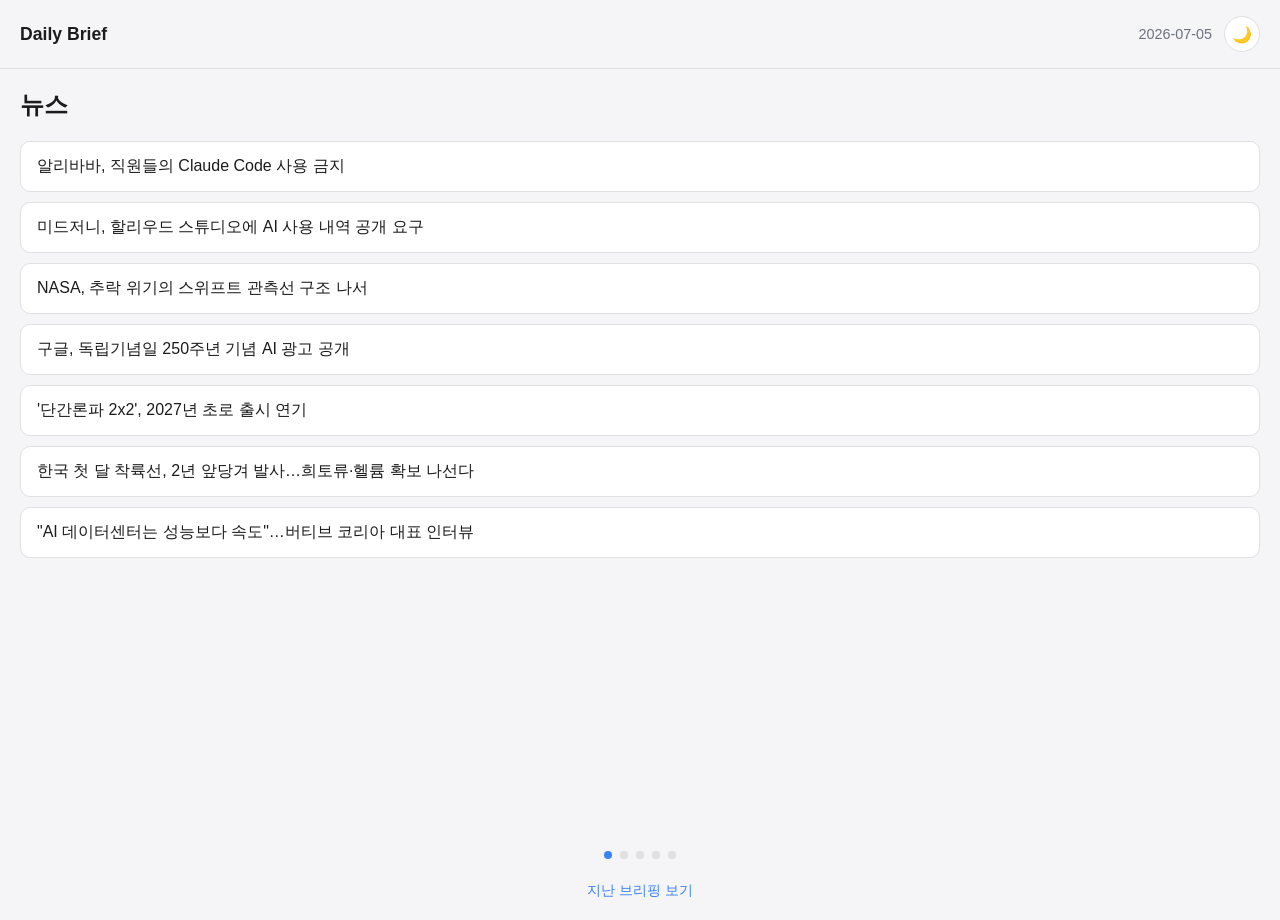
<file: docs/2026-07-05.html>
<!DOCTYPE html>
<html lang="ko">
<head>
<meta charset="UTF-8">
<meta name="viewport" content="width=device-width, initial-scale=1">
<title>Daily Brief - 2026-07-05</title>
<link rel="stylesheet" href="assets/style.css">
</head>
<body>
<header class="topbar">
  <h1>Daily Brief</h1>
  <div class="topbar-right">
    <span class="date">2026-07-05</span>
    <button id="theme-toggle" aria-label="다크모드 전환">🌙</button>
  </div>
</header>

<main class="swipe-container" id="swipe-container">
<section class="panel" id="news">
  <h2>뉴스</h2>
  <div class="accordion">
<div class="accordion-item">
  <button class="accordion-header">알리바바, 직원들의 Claude Code 사용 금지</button>
  <div class="accordion-body"><p>알리바바가 사내에서 Claude Code 사용을 금지한 것으로 알려졌다.<br>해당 소프트웨어를 '고위험' 소프트웨어로 분류했다는 보도다.<br>중국 빅테크들이 해외 AI 코딩 도구에 대한 보안 통제를 강화하는 흐름으로 풀이된다.</p><p class="trivia">💡 Claude Code는 Anthropic이 개발한 터미널 기반 AI 코딩 에이전트로, 코드 작성부터 디버깅, 배포까지 자율적으로 수행할 수 있다.</p><p class="source-link"><a href="https://techcrunch.com/2026/07/04/alibaba-reportedly-bans-employees-from-using-claude-code/" target="_blank" rel="noopener">원문 보기 · techcrunch.com ↗</a></p></div>
</div>
<div class="accordion-item">
  <button class="accordion-header">미드저니, 할리우드 스튜디오에 AI 사용 내역 공개 요구</button>
  <div class="accordion-body"><p>이미지 생성 AI 기업 미드저니가 할리우드 스튜디오 3곳과의 저작권 소송 과정에서 반격에 나섰다.<br>해당 스튜디오들이 자체적으로 AI를 어떻게 활용하는지 공개하라고 요구하고 나섰다.<br>AI 저작권 소송이 양방향 공방으로 번지는 모습이다.</p><p class="trivia">💡 미드저니는 텍스트 프롬프트로 이미지를 생성하는 AI 서비스로, 여러 콘텐츠 제작사들과 저작권 관련 소송을 진행 중이다.</p><p class="source-link"><a href="https://techcrunch.com/2026/07/04/midjourney-wants-hollywood-studios-to-reveal-the-details-of-their-ai-usage/" target="_blank" rel="noopener">원문 보기 · techcrunch.com ↗</a></p></div>
</div>
<div class="accordion-item">
  <button class="accordion-header">NASA, 추락 위기의 스위프트 관측선 구조 나서</button>
  <div class="accordion-body"><p>2004년 발사된 NASA의 스위프트 관측선이 태양풍 영향으로 궤도가 낮아져 대기권 진입 위기에 놓였다.<br>NASA는 카탈리스트 스페이스 테크놀로지스와 협력해 구조선을 발사했다.<br>구조선은 스위프트와 도킹해 궤도를 다시 끌어올리는 임무를 수행할 예정이다.</p><p class="trivia">💡 저궤도 위성은 대기 저항과 태양 활동의 영향을 받아 서서히 고도가 낮아지며, 방치하면 결국 대기권에서 타서 소멸한다.</p><p class="source-link"><a href="https://www.theverge.com/science/961459/nasa-emergency-save-swift-observatory-katalyst-space-technologies" target="_blank" rel="noopener">원문 보기 · theverge.com ↗</a></p></div>
</div>
<div class="accordion-item">
  <button class="accordion-header">구글, 독립기념일 250주년 기념 AI 광고 공개</button>
  <div class="accordion-body"><p>구글이 미국 독립선언문 250주년을 맞아 새로운 광고를 공개했다.<br>건국의 아버지들이 구글 워크스페이스로 문서를 작성했다면 어땠을지를 상상하는 내용이다.<br>AI 생산성 도구 홍보에 역사적 서사를 접목한 마케팅 사례로 주목받고 있다.</p><p class="trivia">💡 미국 독립선언문은 1776년 7월 4일 채택됐으며, 올해로 250주년을 맞았다.</p><p class="source-link"><a href="https://techcrunch.com/2026/07/04/new-google-commercial-imagines-a-declaration-of-independence-written-with-help-from-ai/" target="_blank" rel="noopener">원문 보기 · techcrunch.com ↗</a></p></div>
</div>
<div class="accordion-item">
  <button class="accordion-header">'단간론파 2x2', 2027년 초로 출시 연기</button>
  <div class="accordion-body"><p>스파이크 춘소프트가 신작 '단간론파 2x2'의 출시를 2027년 초로 연기한다고 발표했다.<br>구체적인 연기 사유는 공개되지 않았다.<br>시리즈 팬들 사이에서는 완성도를 위한 결정이라는 반응이 나오고 있다.</p><p class="trivia">💡 '단간론파' 시리즈는 폐쇄된 공간에서 벌어지는 죽음의 게임과 추리를 결합한 일본의 인기 비주얼노벨 게임 시리즈다.</p><p class="source-link"><a href="https://www.ign.com/articles/danganronpa-2x2-delayed-to-early-2027" target="_blank" rel="noopener">원문 보기 · ign.com ↗</a></p></div>
</div>
<div class="accordion-item">
  <button class="accordion-header">한국 첫 달 착륙선, 2년 앞당겨 발사…희토류·헬륨 확보 나선다</button>
  <div class="accordion-body"><p>우주항공청이 국가우주위원회를 열고 달 착륙선 발사 시점을 2년 앞당기기로 의결했다.<br>우주항공 산업 육성 전략의 방향을 R&amp;D 주도에서 수요 창출 중심으로 전환한다는 방침이다.<br>2030년까지 국내 우주항공 기업 수를 800개에서 1,000개로 늘리는 것이 목표다.</p><p class="trivia">💡 달에는 헬륨-3와 희토류 등 지구에서 희귀한 자원이 매장된 것으로 알려져 있어, 세계 각국이 달 자원 확보 경쟁에 나서고 있다.</p><p class="source-link"><a href="https://zdnet.co.kr/view/?no=20260704164616" target="_blank" rel="noopener">원문 보기 · zdnet.co.kr ↗</a></p></div>
</div>
<div class="accordion-item">
  <button class="accordion-header">"AI 데이터센터는 성능보다 속도"…버티브 코리아 대표 인터뷰</button>
  <div class="accordion-body"><p>버티브 코리아 대표가 AI 데이터센터 구축의 핵심은 성능이 아니라 속도라고 강조했다.<br>GPU를 확보해도 전력·냉각 인프라가 제때 갖춰지지 않으면 무용지물이라는 설명이다.<br>해법으로 전력선과 배관을 공장에서 미리 제작해 현장에서 조립만 하는 모듈형 방식을 제시했다.</p><p class="trivia">💡 모듈형 데이터센터는 전력·냉각 설비를 표준화된 유닛으로 미리 제작해 현장 조립 시간을 크게 단축하는 구축 방식이다.</p><p class="source-link"><a href="https://zdnet.co.kr/view/?no=20260704112249" target="_blank" rel="noopener">원문 보기 · zdnet.co.kr ↗</a></p></div>
</div>
  </div>
</section>
<section class="panel" id="korea">
  <h2>한국뉴스</h2>
  <div class="accordion">
<div class="accordion-item">
  <button class="accordion-header">홈플러스 청산 수순…'대량 실직' 사회적 피해 불가피</button>
  <div class="accordion-body"><p>서울회생법원이 홈플러스의 파산 절차를 진행하면서 대량 실직 등 사회적 피해가 우려되고 있다.</p><p class="source-link"><a href="https://www.busan.com/view/busan/view.php?code=2026070317290058051" target="_blank" rel="noopener">원문 보기 · busan.com ↗</a></p></div>
</div>
<div class="accordion-item">
  <button class="accordion-header">5조3000억 도박사이트 운영 총책 2명 UAE서 송환</button>
  <div class="accordion-body"><p>불법 도박사이트 운영 혐의를 받는 총책 2명이 UAE 현지에서 검거돼 국내로 송환됐다. 초국가범죄TF와 UAE 당국의 국제 공조로 이뤄졌다.</p><p class="source-link"><a href="https://www.khan.co.kr/article/202607041050001" target="_blank" rel="noopener">원문 보기 · khan.co.kr ↗</a></p></div>
</div>
<div class="accordion-item">
  <button class="accordion-header">이재명 대통령, 민항기 국제공동개발 전담팀 구성 지시</button>
  <div class="accordion-body"><p>이재명 대통령이 차세대 민항기 국제공동개발을 위한 전담팀 구성을 지시하며 우주항공 산업을 미래 먹거리로 강조했다.</p><p class="source-link"><a href="https://www.hani.co.kr/arti/politics/bluehouse/1266644.html" target="_blank" rel="noopener">원문 보기 · hani.co.kr ↗</a></p></div>
</div>
<div class="accordion-item">
  <button class="accordion-header">국제유가 안정에 기름값 뚝…휘발유·경유 동반 하락</button>
  <div class="accordion-body"><p>중동 정세 완화로 국제유가가 안정세를 보이면서 국내 휘발유·경유 가격도 함께 내림세를 나타냈다.</p><p class="source-link"><a href="https://www.edaily.co.kr/news/newspath.asp?newsid=01125046645511240" target="_blank" rel="noopener">원문 보기 · edaily.co.kr ↗</a></p></div>
</div>
  </div>
</section>
<section class="panel" id="common-sense">
  <h2>상식</h2>
  <div class="accordion">
<div class="accordion-item">
  <button class="accordion-header">[역사] 미국 독립선언문</button>
  <div class="accordion-body"><p>미국은 1776년 7월 4일 영국으로부터의 독립을 선언했다. 올해로 독립선언 250주년을 맞았다.</p></div>
</div>
<div class="accordion-item">
  <button class="accordion-header">[과학] 위성의 수명이 다하면</button>
  <div class="accordion-body"><p>저궤도 인공위성은 미세한 대기 저항 때문에 시간이 지나며 서서히 고도가 낮아지고, 방치하면 결국 대기권에 재진입해 타서 소멸한다.</p></div>
</div>
<div class="accordion-item">
  <button class="accordion-header">[경제] 국제유가와 국내 기름값의 시차</button>
  <div class="accordion-body"><p>국제유가가 변동해도 국내 주유소 기름값에는 원유 수입·정제·유통 과정 때문에 통상 2주 안팎의 시차를 두고 반영된다.</p></div>
</div>
<div class="accordion-item">
  <button class="accordion-header">[문화] 세계 3대 영화제</button>
  <div class="accordion-body"><p>칸, 베니스, 베를린 국제영화제는 세계 3대 영화제로 꼽히며, 각각 프랑스·이탈리아·독일에서 매년 개최된다.</p></div>
</div>
<div class="accordion-item">
  <button class="accordion-header">[과학] 번개와 천둥의 시간차</button>
  <div class="accordion-body"><p>빛은 거의 즉시 도달하지만 소리는 초당 약 340m로 이동한다. 번개가 친 후 천둥소리가 들리기까지의 시간차를 재면 낙뢰 지점까지의 대략적인 거리를 계산할 수 있다.</p></div>
</div>
<div class="accordion-item">
  <button class="accordion-header">[문화] 아메리카노 이름의 유래</button>
  <div class="accordion-body"><p>아메리카노는 2차 세계대전 중 이탈리아에 주둔한 미군이 진한 에스프레소가 입에 맞지 않아 물을 타서 마신 데서 유래했다는 설이 널리 알려져 있다.</p></div>
</div>
  </div>
</section>
<section class="panel" id="english">
  <h2>영어</h2>
  <div class="accordion">
<div class="accordion-item">
  <button class="accordion-header">classify ... as high-risk</button>
  <div class="accordion-body"><p>~을 고위험으로 분류하다</p><p class="example">Alibaba has reportedly classified Claude Code as high-risk software.</p></div>
</div>
<div class="accordion-item">
  <button class="accordion-header">compel</button>
  <div class="accordion-body"><p>강제로 ~하게 하다</p><p class="example">Midjourney is seeking to compel those studios to reveal how they use AI.</p></div>
</div>
<div class="accordion-item">
  <button class="accordion-header">reveal</button>
  <div class="accordion-body"><p>드러내다, 공개하다</p><p class="example">Midjourney wants Hollywood studios to reveal the details of their AI usage.</p></div>
</div>
<div class="accordion-item">
  <button class="accordion-header">intercept</button>
  <div class="accordion-body"><p>가로채다, 요격하다</p><p class="example">The spacecraft launched with the goal of intercepting the falling observatory.</p></div>
</div>
<div class="accordion-item">
  <button class="accordion-header">burn up</button>
  <div class="accordion-body"><p>(대기권에서) 타서 소멸하다</p><p class="example">It's in danger of burning up in Earth's atmosphere as soon as this year.</p></div>
</div>
<div class="accordion-item">
  <button class="accordion-header">milestone</button>
  <div class="accordion-body"><p>이정표, 중요한 단계</p><p class="example">SpaceX is approaching its millenary launch milestone.</p></div>
</div>
<div class="accordion-item">
  <button class="accordion-header">delay ... to</button>
  <div class="accordion-body"><p>~까지 연기하다</p><p class="example">Danganronpa 2x2 has been delayed to early 2027.</p></div>
</div>
<div class="accordion-item">
  <button class="accordion-header">오늘의 지문</button>
  <div class="accordion-body"><p>The Swift Observatory was launched in 2004, but recent solar storms have pushed its orbit lower, and it's in danger of burning up in Earth's atmosphere as soon as this year.</p><p class="hint">스위프트 관측선은 2004년 발사됐지만, 최근 태양풍의 영향으로 궤도가 낮아지면서 올해 안에 대기권에서 소멸할 위기에 처해 있다.</p></div>
</div>
  </div>
</section>
<section class="panel" id="review">
  <h2>복습</h2>
  <div class="accordion">
<div class="accordion-item">
  <button class="accordion-header">2026-07-03 복습</button>
  <div class="accordion-body"><p>이틀 전 배운 영어표현 inflection point(변곡점, 결정적 전환점) 기억나시나요? 오늘 기사에 나온 것처럼 큰 변화의 시점을 표현할 때 다시 한번 써보세요.</p></div>
</div>
<div class="accordion-item">
  <button class="accordion-header">2026-07-03 복습</button>
  <div class="accordion-body"><p>이틀 전 상식으로 소개했던 '복리의 힘' 기억하시나요? 이자에 이자가 붙는 복리 효과는 장기간에 걸쳐 자산 증식에 특히 강력하게 작용합니다.</p></div>
</div>
  </div>
</section>
</main>

<div class="dots" id="dots"><span class="dot" data-index="0"></span>
<span class="dot" data-index="1"></span>
<span class="dot" data-index="2"></span>
<span class="dot" data-index="3"></span>
<span class="dot" data-index="4"></span></div>

<footer>
  <a href="archive.html">지난 브리핑 보기</a>
</footer>

<script src="assets/app.js"></script>
</body>
</html>
</file>
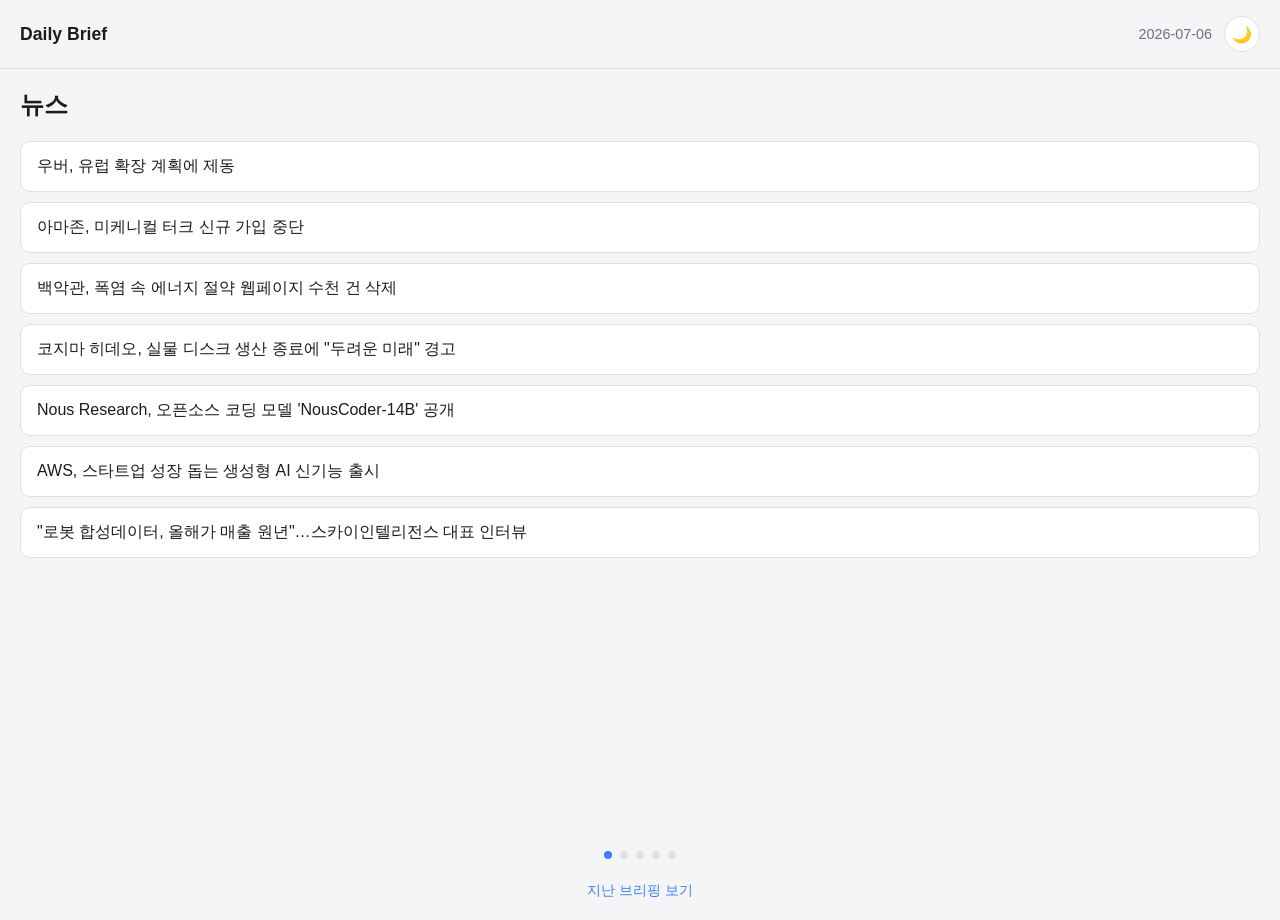
<file: docs/2026-07-06.html>
<!DOCTYPE html>
<html lang="ko">
<head>
<meta charset="UTF-8">
<meta name="viewport" content="width=device-width, initial-scale=1">
<title>Daily Brief - 2026-07-06</title>
<link rel="stylesheet" href="assets/style.css">
</head>
<body>
<header class="topbar">
  <h1>Daily Brief</h1>
  <div class="topbar-right">
    <span class="date">2026-07-06</span>
    <button id="theme-toggle" aria-label="다크모드 전환">🌙</button>
  </div>
</header>

<main class="swipe-container" id="swipe-container">
<section class="panel" id="news">
  <h2>뉴스</h2>
  <div class="accordion">
<div class="accordion-item">
  <button class="accordion-header">우버, 유럽 확장 계획에 제동</button>
  <div class="accordion-body"><p>우버가 지난 2월 발표한 유럽 7개국 신규 진출 계획 중 5곳이 보류 상태에 놓인 것으로 알려졌다.<br>애초 2026년 내 진출을 목표로 했으나 현지 규제와 사업성 재검토가 발목을 잡은 것으로 보인다.<br>우버의 공격적인 글로벌 확장 전략에 제동이 걸렸다는 평가가 나온다.</p><p class="trivia">💡 우버는 미국 외 시장에서 현지 택시 규제, 노동법 등의 장벽에 부딪혀 진출이 지연되는 경우가 잦았다.</p><p class="source-link"><a href="https://techcrunch.com/2026/07/05/ubers-european-expansion-plans-may-have-hit-a-speed-bump/" target="_blank" rel="noopener">원문 보기 · techcrunch.com ↗</a></p></div>
</div>
<div class="accordion-item">
  <button class="accordion-header">아마존, 미케니컬 터크 신규 가입 중단</button>
  <div class="accordion-body"><p>아마존이 크라우드소싱 플랫폼 '미케니컬 터크'의 신규 고객 등록을 중단하기로 했다.<br>생성형 AI가 확산되면서 사람이 처리하던 단순 작업 수요 자체가 줄어든 영향으로 풀이된다.<br>서비스 종료 수순이 아니냐는 관측도 나온다.</p><p class="trivia">💡 미케니컬 터크는 2005년 시작된 아마존의 크라우드소싱 플랫폼으로, 기업이 AI가 처리하기 어려운 단순 작업을 다수의 사람에게 소액 보수로 맡기는 방식이다.</p><p class="source-link"><a href="https://techcrunch.com/2026/07/05/amazon-will-stop-accepting-new-customers-for-mechanical-turk/" target="_blank" rel="noopener">원문 보기 · techcrunch.com ↗</a></p></div>
</div>
<div class="accordion-item">
  <button class="accordion-header">백악관, 폭염 속 에너지 절약 웹페이지 수천 건 삭제</button>
  <div class="accordion-body"><p>미국 에너지부가 역대급 폭염이 전국을 강타한 가운데 에너지 절약 관련 웹페이지 약 6000건을 삭제한 것으로 알려졌다.<br>뉴욕시장이 에어컨 온도를 26도로 맞추자고 권고한 데 대한 공화당의 반발 직후여서 시점이 공교롭다는 지적이다.<br>정치적 논쟁이 에너지 정책 정보 접근성 문제로까지 번지고 있다.</p><p class="trivia">💡 미국 에너지부(DOE)는 국가 에너지 정책 수립과 에너지 효율 정보 제공을 담당하는 연방 부처다.</p><p class="source-link"><a href="https://www.theverge.com/policy/961449/white-house-mamdani-heatwave-deletion" target="_blank" rel="noopener">원문 보기 · theverge.com ↗</a></p></div>
</div>
<div class="accordion-item">
  <button class="accordion-header">코지마 히데오, 실물 디스크 생산 종료에 "두려운 미래" 경고</button>
  <div class="accordion-body"><p>소니가 PS 실물 디스크 생산을 종료하겠다고 밝힌 지 며칠 만에 코지마 히데오 감독이 우려를 표했다.<br>그는 콘텐츠가 전적으로 디지털화되는 미래가 "두렵다"고 언급했다.<br>실물 매체 소장 문화가 사라지는 것에 대한 게임업계 원로의 문제의식으로 주목받고 있다.</p><p class="trivia">💡 코지마 히데오는 '메탈기어 솔리드', '데스 스트랜딩' 시리즈를 만든 일본의 대표적인 게임 감독이다.</p><p class="source-link"><a href="https://www.ign.com/articles/hideo-kojima-warns-of-frightening-digital-future-after-playstation-reveals-plan-to-end-physical-disc-production" target="_blank" rel="noopener">원문 보기 · ign.com ↗</a></p></div>
</div>
<div class="accordion-item">
  <button class="accordion-header">Nous Research, 오픈소스 코딩 모델 'NousCoder-14B' 공개</button>
  <div class="accordion-body"><p>AI 스타트업 Nous Research가 오픈소스 경쟁 프로그래밍 모델 'NousCoder-14B'를 출시했다.<br>엔비디아 최신 B200 GPU 48개로 단 4일 만에 학습시켰다는 설명이다.<br>일부 대형 독점 모델과 맞먹거나 능가하는 성능을 낸다고 회사 측은 주장했다.</p><p class="trivia">💡 Nous Research는 암호화폐 벤처펀드 패러다임의 투자를 받은 오픈소스 AI 스타트업이다.</p><p class="source-link"><a href="https://venturebeat.com/technology/nous-researchs-nouscoder-14b-is-an-open-source-coding-model-landing-right-in" target="_blank" rel="noopener">원문 보기 · venturebeat.com ↗</a></p></div>
</div>
<div class="accordion-item">
  <button class="accordion-header">AWS, 스타트업 성장 돕는 생성형 AI 신기능 출시</button>
  <div class="accordion-body"><p>AWS가 스타트업의 서비스 개발과 클라우드 전환을 지원하는 생성형 AI 기반 신규 기능을 공개했다.<br>아이디어 구상부터 제품 개발, 인프라 이전, 시장 출시까지 전 과정을 AI로 지원한다는 구상이다.<br>기술 창업자뿐 아니라 비기술 창업자도 쉽게 서비스를 구축할 수 있도록 돕는 것이 목표다.</p><p class="trivia">💡 'AWS 스타트업 어드바이저'는 수천 명의 AWS 전문가 지식을 AI로 압축해 스타트업에 맞춤형 조언을 제공하는 서비스다.</p><p class="source-link"><a href="https://zdnet.co.kr/view/?no=20260706104931" target="_blank" rel="noopener">원문 보기 · zdnet.co.kr ↗</a></p></div>
</div>
<div class="accordion-item">
  <button class="accordion-header">"로봇 합성데이터, 올해가 매출 원년"…스카이인텔리전스 대표 인터뷰</button>
  <div class="accordion-body"><p>스카이인텔리전스 대표가 산업용 로봇을 위한 합성데이터 사업이 올해부터 매출로 이어지고 있다고 밝혔다.<br>현재는 폐쇄 루프 방식으로 건별 진행 중이지만 효율이 검증된 만큼 양산 단계로 갈 것이라는 전망이다.<br>이 회사는 엔비디아 공식 리테일 파트너로 등재된 유일한 한국 기업이기도 하다.</p><p class="trivia">💡 합성데이터는 실제 데이터 대신 시뮬레이션으로 생성한 가상 데이터로, 수집이 어렵거나 비용이 큰 로봇·자율주행 학습에 널리 활용된다.</p><p class="source-link"><a href="https://zdnet.co.kr/view/?no=20260706102055" target="_blank" rel="noopener">원문 보기 · zdnet.co.kr ↗</a></p></div>
</div>
  </div>
</section>
<section class="panel" id="korea">
  <h2>한국뉴스</h2>
  <div class="accordion">
<div class="accordion-item">
  <button class="accordion-header">김민석, 민주당 대표 출마선언…정청래 겨냥 "자기정치로 당 혼선"</button>
  <div class="accordion-body"><p>김민석 전 총리가 더불어민주당 대표 출마를 선언하며 정청래 전 대표를 겨냥해 "자기정치의 폐해가 당정 협력에 혼선을 빚었다"고 비판했다.</p><p class="source-link"><a href="https://www.hani.co.kr/arti/politics/politics_general/1266860.html" target="_blank" rel="noopener">원문 보기 · hani.co.kr ↗</a></p></div>
</div>
<div class="accordion-item">
  <button class="accordion-header">오늘부터 외환시장 24시간 거래 시대 열려</button>
  <div class="accordion-body"><p>한국 외환시장이 24시간 거래 체제로 전환됐다. 원화 국제화와 시장 접근성 개선이 기대되지만 결제 편의성은 과제로 남았다.</p><p class="source-link"><a href="https://www.edaily.co.kr/news/newspath.asp?newsid=01380886645511896" target="_blank" rel="noopener">원문 보기 · edaily.co.kr ↗</a></p></div>
</div>
<div class="accordion-item">
  <button class="accordion-header">국제유가 하락세…OPEC+ 증산 합의에 WTI 68달러선</button>
  <div class="accordion-body"><p>OPEC+가 5개월 연속 증산에 합의하면서 국제유가가 하락세를 보이고 있다. 브렌트유도 함께 약세를 나타냈다.</p><p class="source-link"><a href="https://www.newsis.com/view/NISX20260706_0003696637" target="_blank" rel="noopener">원문 보기 · newsis.com ↗</a></p></div>
</div>
<div class="accordion-item">
  <button class="accordion-header">중소기업 10곳 중 6곳 "국제정세에 경영악화"…원가부담 최대</button>
  <div class="accordion-body"><p>국제 정세 불안이 장기화하면서 중소기업 10곳 중 6곳이 경영 부담 가중을 호소했다. 공급망 불안과 원가 상승이 주요 원인으로 꼽혔다.</p><p class="source-link"><a href="https://www.sidae.com/article/2026070609331184330" target="_blank" rel="noopener">원문 보기 · sidae.com ↗</a></p></div>
</div>
  </div>
</section>
<section class="panel" id="common-sense">
  <h2>상식</h2>
  <div class="accordion">
<div class="accordion-item">
  <button class="accordion-header">[경제] 환율이 정해지는 방식</button>
  <div class="accordion-body"><p>환율은 두 나라 화폐의 교환 비율로, 외환시장에서의 수요와 공급에 따라 실시간으로 변동한다. 오늘 한국 외환시장이 24시간 거래 체제로 전환된 것도 이런 변동성에 더 유연하게 대응하기 위한 조치다.</p></div>
</div>
<div class="accordion-item">
  <button class="accordion-header">[과학] 화성이 붉은 이유</button>
  <div class="accordion-body"><p>화성 표면이 붉게 보이는 것은 암석에 널리 분포한 산화철, 즉 녹 때문이다. 오랜 세월 산화 작용을 거치며 표면 전체가 붉은빛을 띠게 됐다.</p></div>
</div>
<div class="accordion-item">
  <button class="accordion-header">[역사] 최초의 프로그래머, 에이다 러브레이스</button>
  <div class="accordion-body"><p>19세기 영국의 수학자 에이다 러브레이스는 찰스 배비지의 해석기관을 위한 알고리즘을 고안해 세계 최초의 컴퓨터 프로그래머로 평가받는다.</p></div>
</div>
<div class="accordion-item">
  <button class="accordion-header">[문화] 재즈의 고향, 뉴올리언스</button>
  <div class="accordion-body"><p>재즈는 20세기 초 미국 뉴올리언스에서 아프리카계 미국인들의 음악적 전통이 유럽 악기와 만나며 탄생한 음악 장르다.</p></div>
</div>
<div class="accordion-item">
  <button class="accordion-header">[경제] 유니콘 기업이란</button>
  <div class="accordion-body"><p>유니콘 기업은 기업가치가 10억달러 이상으로 평가되는 비상장 스타트업을 가리키는 말이다. 상장 전 이런 기업이 드물다는 뜻에서 전설의 동물 유니콘에 빗대 이름 붙여졌다.</p></div>
</div>
<div class="accordion-item">
  <button class="accordion-header">[과학] 나이 들수록 둔해지는 후각</button>
  <div class="accordion-body"><p>후각은 나이가 들면서 서서히 둔화되는 대표적인 감각 중 하나로, 뇌의 후각신경 세포 재생 능력이 떨어지는 것과 관련이 깊다.</p></div>
</div>
  </div>
</section>
<section class="panel" id="english">
  <h2>영어</h2>
  <div class="accordion">
<div class="accordion-item">
  <button class="accordion-header">hit a speed bump</button>
  <div class="accordion-body"><p>(계획 등이) 난관에 부딪히다</p><p class="example">Uber's European expansion plans may have hit a speed bump.</p></div>
</div>
<div class="accordion-item">
  <button class="accordion-header">on hold</button>
  <div class="accordion-body"><p>보류된, 잠정 중단된</p><p class="example">Five of those launches are reportedly on hold.</p></div>
</div>
<div class="accordion-item">
  <button class="accordion-header">the last days of</button>
  <div class="accordion-body"><p>~의 마지막 시기, 종말이 임박한 때</p><p class="example">These may be the last days of Amazon's Mechanical Turk.</p></div>
</div>
<div class="accordion-item">
  <button class="accordion-header">suspiciously timed</button>
  <div class="accordion-body"><p>시점이 수상쩍은, 의도가 의심되는</p><p class="example">The deletion was suspiciously timed, following Republican outrage over the mayor's request.</p></div>
</div>
<div class="accordion-item">
  <button class="accordion-header">warn of</button>
  <div class="accordion-body"><p>~에 대해 경고하다</p><p class="example">Hideo Kojima warned of a frightening digital future.</p></div>
</div>
<div class="accordion-item">
  <button class="accordion-header">matches or exceeds</button>
  <div class="accordion-body"><p>~와 맞먹거나 능가하다</p><p class="example">The model matches or exceeds several larger proprietary systems.</p></div>
</div>
<div class="accordion-item">
  <button class="accordion-header">mint(ed)</button>
  <div class="accordion-body"><p>(스타트업 등이 새로운 지위·자격을) 갓 획득하다, 새로 만들어내다</p><p class="example">Almost 90 new unicorns have been minted so far this year.</p></div>
</div>
<div class="accordion-item">
  <button class="accordion-header">오늘의 지문</button>
  <div class="accordion-body"><p>The US Department of Energy reportedly deleted about 6,000 pages related to energy conservation as a historic heatwave tears across the country.</p><p class="hint">미국 에너지부가 역사적인 폭염이 전국을 휩쓰는 가운데 에너지 절약 관련 웹페이지 약 6000건을 삭제한 것으로 알려졌다.</p></div>
</div>
  </div>
</section>
<section class="panel" id="review">
  <h2>복습</h2>
  <div class="accordion">
<div class="accordion-item">
  <button class="accordion-header">2026-07-05 복습</button>
  <div class="accordion-body"><p>어제 배운 영어표현 burn up(대기권에서 타서 소멸하다) 기억나시나요? 오늘 기사의 '두려운 미래'처럼, 무언가 서서히 사라지는 상황을 표현할 때 응용해보세요.</p></div>
</div>
<div class="accordion-item">
  <button class="accordion-header">2026-07-05 복습</button>
  <div class="accordion-body"><p>어제 상식으로 소개했던 '아메리카노 이름의 유래' 기억하시나요? 익숙한 것들의 유래를 알면 소소한 대화 소재가 늘어납니다.</p></div>
</div>
  </div>
</section>
</main>

<div class="dots" id="dots"><span class="dot" data-index="0"></span>
<span class="dot" data-index="1"></span>
<span class="dot" data-index="2"></span>
<span class="dot" data-index="3"></span>
<span class="dot" data-index="4"></span></div>

<footer>
  <a href="archive.html">지난 브리핑 보기</a>
</footer>

<script src="assets/app.js"></script>
</body>
</html>
</file>
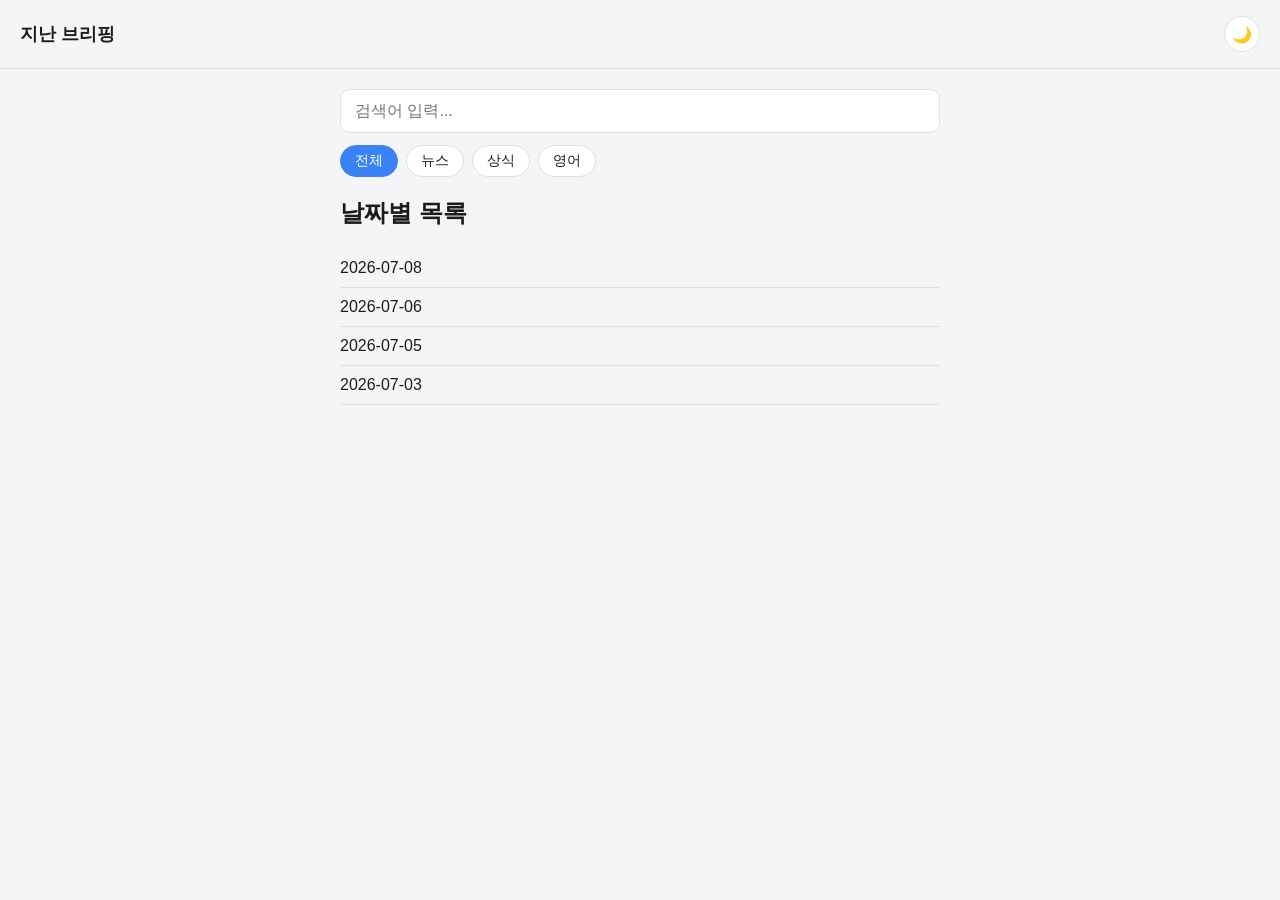
<file: docs/archive.html>
<!DOCTYPE html>
<html lang="ko">
<head>
<meta charset="UTF-8">
<meta name="viewport" content="width=device-width, initial-scale=1">
<title>Daily Brief - 아카이브</title>
<link rel="stylesheet" href="assets/style.css">
</head>
<body>
<header class="topbar">
  <h1>지난 브리핑</h1>
  <div class="topbar-right">
    <button id="theme-toggle" aria-label="다크모드 전환">🌙</button>
  </div>
</header>

<main class="archive-main">
  <input id="search-input" type="search" placeholder="검색어 입력...">
  <div class="filter-bar">
    <button class="filter-btn active" data-filter="all">전체</button>
    <button class="filter-btn" data-filter="news">뉴스</button>
    <button class="filter-btn" data-filter="common-sense">상식</button>
    <button class="filter-btn" data-filter="english">영어</button>
  </div>
  <ul id="search-results"></ul>

  <h2>날짜별 목록</h2>
  <ul class="date-list">
<li><a href="2026-07-08.html">2026-07-08</a></li>
<li><a href="2026-07-06.html">2026-07-06</a></li>
<li><a href="2026-07-05.html">2026-07-05</a></li>
<li><a href="2026-07-03.html">2026-07-03</a></li>
  </ul>
</main>

<script src="assets/archive.js"></script>
</body>
</html>
</file>
<file: docs/assets/style.css>
:root {
  --bg: #f5f5f7;
  --fg: #1c1c1e;
  --card-bg: #ffffff;
  --border: #e0e0e0;
  --accent: #3b82f6;
  --muted: #6b7280;
}

html[data-theme="dark"] {
  --bg: #17181c;
  --fg: #eaeaea;
  --card-bg: #232428;
  --border: #34353a;
  --accent: #5b9dff;
  --muted: #9aa0a6;
}

* {
  box-sizing: border-box;
}

body {
  margin: 0;
  font-family: -apple-system, BlinkMacSystemFont, "Segoe UI", "Apple SD Gothic Neo", "Malgun Gothic", sans-serif;
  background: var(--bg);
  color: var(--fg);
}

.topbar {
  display: flex;
  align-items: center;
  justify-content: space-between;
  padding: 16px 20px;
  border-bottom: 1px solid var(--border);
}

.topbar h1 {
  font-size: 1.1rem;
  margin: 0;
}

.topbar-right {
  display: flex;
  align-items: center;
  gap: 12px;
}

.topbar .date {
  color: var(--muted);
  font-size: 0.9rem;
}

#theme-toggle {
  border: 1px solid var(--border);
  background: var(--card-bg);
  color: var(--fg);
  border-radius: 999px;
  width: 36px;
  height: 36px;
  cursor: pointer;
  font-size: 1rem;
}

.swipe-container {
  display: flex;
  overflow-x: auto;
  scroll-snap-type: x mandatory;
  height: calc(100vh - 130px);
  -webkit-overflow-scrolling: touch;
}

.panel {
  flex: 0 0 100vw;
  scroll-snap-align: start;
  padding: 20px;
  overflow-y: auto;
}

.panel h2 {
  margin-top: 0;
}

.accordion-item {
  border: 1px solid var(--border);
  border-radius: 10px;
  margin-bottom: 10px;
  overflow: hidden;
  background: var(--card-bg);
}

.accordion-header {
  width: 100%;
  text-align: left;
  padding: 14px 16px;
  background: none;
  border: none;
  color: var(--fg);
  font-size: 1rem;
  cursor: pointer;
}

.accordion-body {
  max-height: 0;
  overflow: hidden;
  transition: max-height 0.25s ease;
  padding: 0 16px;
}

.accordion-item.open .accordion-body {
  max-height: 900px;
  padding: 0 16px 16px;
}

.accordion-body .article-image {
  width: 100%;
  max-height: 200px;
  object-fit: cover;
  border-radius: 8px;
  margin-top: 10px;
  display: block;
}

.accordion-body .trivia,
.accordion-body .hint {
  color: var(--muted);
  font-size: 0.9rem;
}

.accordion-body .example {
  color: var(--muted);
  font-style: italic;
}

.accordion-body .source-link {
  margin-top: 4px;
}

.accordion-body .source-link a {
  color: var(--accent);
  font-size: 0.85rem;
  text-decoration: none;
}

.empty {
  color: var(--muted);
}

.dots {
  display: flex;
  justify-content: center;
  gap: 8px;
  padding: 12px 0;
}

.dot {
  width: 8px;
  height: 8px;
  border-radius: 50%;
  background: var(--border);
  cursor: pointer;
}

.dot.active {
  background: var(--accent);
}

footer {
  text-align: center;
  padding: 10px 0 20px;
}

footer a {
  color: var(--accent);
  text-decoration: none;
  font-size: 0.9rem;
}

.archive-main {
  max-width: 640px;
  margin: 0 auto;
  padding: 20px;
}

#search-input {
  width: 100%;
  padding: 12px 14px;
  border-radius: 10px;
  border: 1px solid var(--border);
  background: var(--card-bg);
  color: var(--fg);
  font-size: 1rem;
  margin-bottom: 12px;
}

.filter-bar {
  display: flex;
  gap: 8px;
  margin-bottom: 16px;
}

.filter-btn {
  border: 1px solid var(--border);
  background: var(--card-bg);
  color: var(--fg);
  border-radius: 999px;
  padding: 6px 14px;
  cursor: pointer;
  font-size: 0.85rem;
}

.filter-btn.active {
  background: var(--accent);
  color: #fff;
  border-color: var(--accent);
}

#search-results,
.date-list {
  list-style: none;
  padding: 0;
}

#search-results li,
.date-list li {
  border-bottom: 1px solid var(--border);
  padding: 10px 0;
}

#search-results a,
.date-list a {
  color: var(--fg);
  text-decoration: none;
}

#search-results .meta {
  color: var(--muted);
  font-size: 0.8rem;
}
</file>
